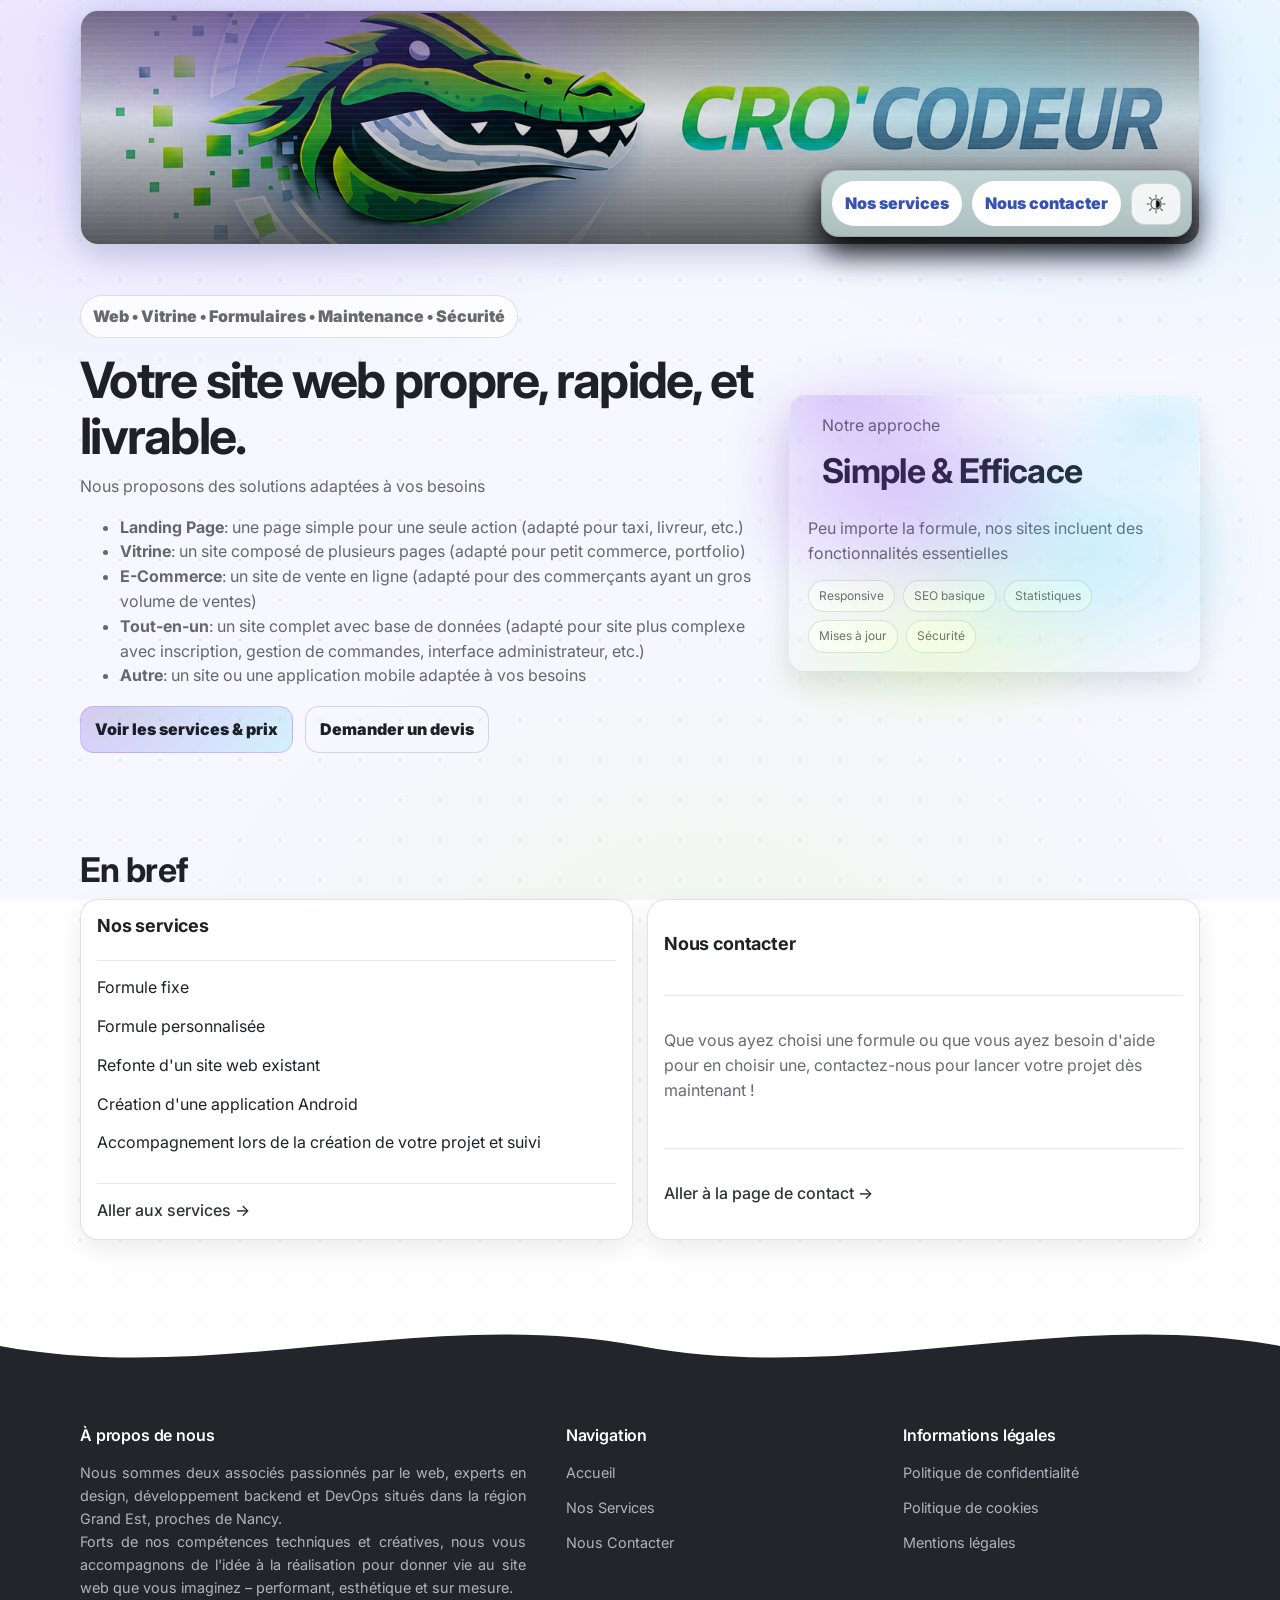
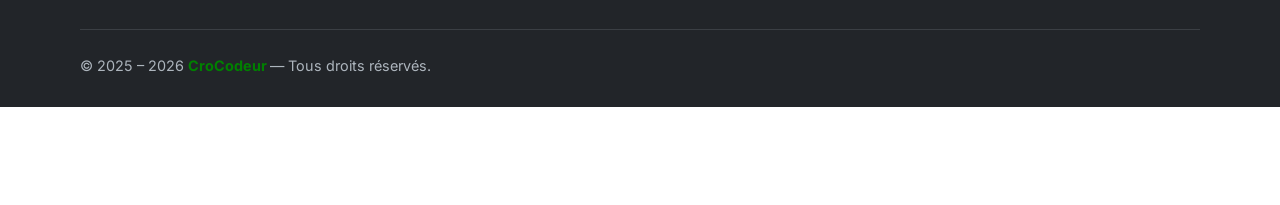
<file: index.html>
<!doctype html>
<html lang="fr" data-theme="dark">

<head>
  <meta charset="utf-8" />
  <meta name="viewport" content="width=device-width,initial-scale=1" />
  <meta name="description"
    content="ETP Dev — Développement web : sites vitrines, formulaires, web apps, maintenance." />
  <title>Accueil — CroCodeur</title>

  <link rel="preconnect" href="https://fonts.gstatic.com" crossorigin>
  <link href="https://fonts.googleapis.com/css2?family=Inter:wght@400;600;700;800&display=swap" rel="stylesheet">
  <link href="https://fonts.googleapis.com/css2?family=Orbitron:wght@600;800&display=swap" rel="stylesheet">

  <link rel="stylesheet" href="css/style.css" />
  <link rel="stylesheet" href="css/index.css" />
  <link rel="stylesheet" href="css/canvas.css" />
</head>

<body>
  <header class="header header--banner">
    <div class="container header__inner">

      <a class="brand brand--banner" href="/" aria-label="Accueil">
        <img id="darkimg" class="brand__banner brand__banner--dark" src="assets/banner.png" alt="Bannière (dark)">
        <img class="brand__banner brand__banner--light" src="assets/light1.png" alt="Bannière (light)">
      </a>

      <button class="burger" id="burger" type="button" aria-label="Ouvrir le menu" aria-expanded="false"
        aria-controls="nav">
        <img src="assets/menuB.png" alt="Menu">
      </button>

      <nav class="nav" id="nav" aria-label="Navigation principale">
        <a class="nav__link" href="/services/">Nos services</a>
        <a class="nav__link" href="/contact/">Nous contacter</a>

        <button class="btn btn--ghost" id="themeBtn" type="button" aria-label="Basculer le thème">
          <img src="assets/icon-theme-dark.png" alt="Thème">
        </button>
      </nav>

    </div>
  </header>

  <main>
    <canvas id="background_canvas"></canvas>

    <section class="hero">
      <div class="container hero__grid">
        <!-- Presentation des solutions -->
        <div class="hero__text">
          <p class="badge">Web • Vitrine • Formulaires • Maintenance • Sécurité</p>
          <h1>Votre site web propre, rapide, et livrable.</h1>
          <p class="lead">
            Nous proposons des solutions adaptées à vos besoins
          </p>
          <ul class="muted">
            <li><b>Landing Page</b>: une page simple pour une seule action (adapté pour taxi, livreur, etc.)</li>
            <li><b>Vitrine</b>: un site composé de plusieurs pages (adapté pour petit commerce, portfolio)</li>
            <li><b>E-Commerce</b>: un site de vente en ligne (adapté pour des commerçants ayant un gros volume de
              ventes)</li>
            <li><b>Tout-en-un</b>: un site complet avec base de données (adapté pour site plus complexe avec
              inscription, gestion de commandes, interface administrateur, etc.) </li>
            <li><b>Autre</b>: un site ou une application mobile adaptée à vos besoins</li>
          </ul>
          <div class="hero__cta">
            <a class="btn btn--primary" href="/services/">Voir les services & prix</a>
            <a class="btn btn--secondary" href="/contact/">Demander un devis</a>
          </div>
        </div>
        <!-- Carte info supplémentaire -->
        <div class="hero__card">
          <div class="card card--glow" data-animate="reveal">
            <div class="card__top">
              <div class="mini-logo" aria-hidden="true">
                <span class="dot dot--blue"></span>
                <span class="dot dot--orange"></span>
                <span class="dot dot--yellow"></span>
              </div>
              <div>
                <p class="muted">Notre approche</p>
                <h2>Simple & Efficace</h2>
              </div>
            </div>

            <div class="card__content">
              <p class="muted">
                Peu importe la formule, nos sites incluent des fonctionnalités essentielles
              </p>

              <div class="pill-row">
                <span class="pill">Responsive</span>
                <span class="pill">SEO basique</span>
                <span class="pill">Statistiques</span>
                <span class="pill">Mises à jour</span>
                <span class="pill">Sécurité</span>
              </div>

              <!-- <div class="divider"></div>
              <div class="card__actions">
                <a class="link" href="projets.html">Voir des exemples →</a>
                <span class="status" id="statusBadge">● Disponible</span>
              </div> -->

            </div>
          </div>
          <div class="glow" aria-hidden="true"></div>
        </div>
      </div>
    </section>

    <section class="section">
      <div class="container">
        <div class="section__head">
          <h2>En bref</h2>
        </div>

        <div class="grid grid--3">
          <!-- Récap services -->
          <article class="tile" data-tilt data-animate="reveal" style="
              display: flex;
              flex-direction: column;
              justify-content: space-evenly;">
            <h3>Nos services</h3>
            <div class="divider"></div>
            <p>Formule fixe</p>
            <p>Formule personnalisée</p>
            <p>Refonte d'un site web existant</p>
            <p>Création d'une application Android</p>
            <p>Accompagnement lors de la création de votre projet et suivi</p>
            <div class="divider"></div>
            <a class="link" href="/services/">Aller aux services →</a>
          </article>

          <!-- <article class="tile" data-tilt data-animate="reveal">
            <h3>Nos projets</h3>
            <p>Liste filtrable + aperçu en modal (JS).</p>
            <a class="link" href="projets.html">Voir les projets →</a>
          </article> -->

          <!-- Nous contacter -->
          <article class="tile" data-tilt data-animate="reveal" style="
              display: flex;
              flex-direction: column;
              justify-content: space-evenly;">
            <h3>Nous contacter</h3>
            <div class="divider"></div>
            <p class="muted">Que vous ayez choisi une formule ou que vous ayez besoin d'aide pour en choisir une,
              contactez-nous pour lancer votre projet dès maintenant !</p>
            <div class="divider"></div>
            <a class="link" href="/contact/">Aller à la page de contact →</a>
          </article>
        </div>

        <!-- Dans CSS modif (2,1fr) en (3,1fr):
        .grid--3{grid-template-columns:repeat(2,1fr)} 
        -->
        <!-- <div class="cta-strip" data-animate="reveal">
          <p><strong>Tu veux aller vite ?</strong> Une landing page propre peut sortir très vite.</p>
          <a class="btn btn--primary" href="contact.html">Lancer le projet</a>
        </div> -->
      </div>
    </section>
  </main>

  <!-- SVG - forme de vague -->
  <div class="footer-divider" aria-hidden="true">
    <svg viewBox="0 0 1440 100" preserveAspectRatio="none">
      <path d="M0,50 C240,90 480,10 720,50 C960,90 1200,10 1440,50 V100 H0 Z"></path>
    </svg>
  </div>

  <footer class="footer-wave" role="contentinfo">
    <div class="container">
      <div class="footer-wave__main-grid">
        <div class="footer-wave__about">
          <h3 class="footer-wave__heading">
            À propos de nous
          </h3>
          <p style="text-align: justify;">
            Nous sommes deux associés passionnés par le web, experts en design, développement backend et
            DevOps situés dans la région Grand Est, proches de Nancy. <br>
            Forts de nos compétences techniques et créatives, nous vous accompagnons de l'idée à la réalisation
            pour donner vie au site web que vous imaginez – performant, esthétique et sur mesure.
          </p>
        </div>
        <div class="footer-wave__links">
          <h3 class="footer-wave__heading">
            Navigation
          </h3>
          <ul>
            <li><a href="/">
                Accueil
              </a></li>
            <li><a href="/services/">
                Nos Services
              </a></li>
            <li><a href="/contact/">
                Nous Contacter
              </a></li>
          </ul>
        </div>
        <div class="footer-wave__links">
          <h3 class="footer-wave__heading">
            Informations légales
          </h3>
          <ul>
            <li><a href="/politique-de-confidentialite/">
                Politique de confidentialité
              </a></li>
            <li><a href="/politique-de-cookies/">
                Politique de cookies
              </a></li>
            <li><a href="/mentions-legales/">
                Mentions légales
              </a></li>
          </ul>
        </div>
      </div>
      <div class="footer-wave__bottom">
        <p class="footer-wave__copyright">
          &copy; 2025 – <span id="year"> </span>
          <b style="color:green"><strong>
              CroCodeur
            </strong></b>
          — Tous droits réservés.
        </p>
      </div>
    </div>
  </footer>

  <script src="js/main.js"></script>
  <script src="js/canvas.js"></script>
</body>

</html>
</file>
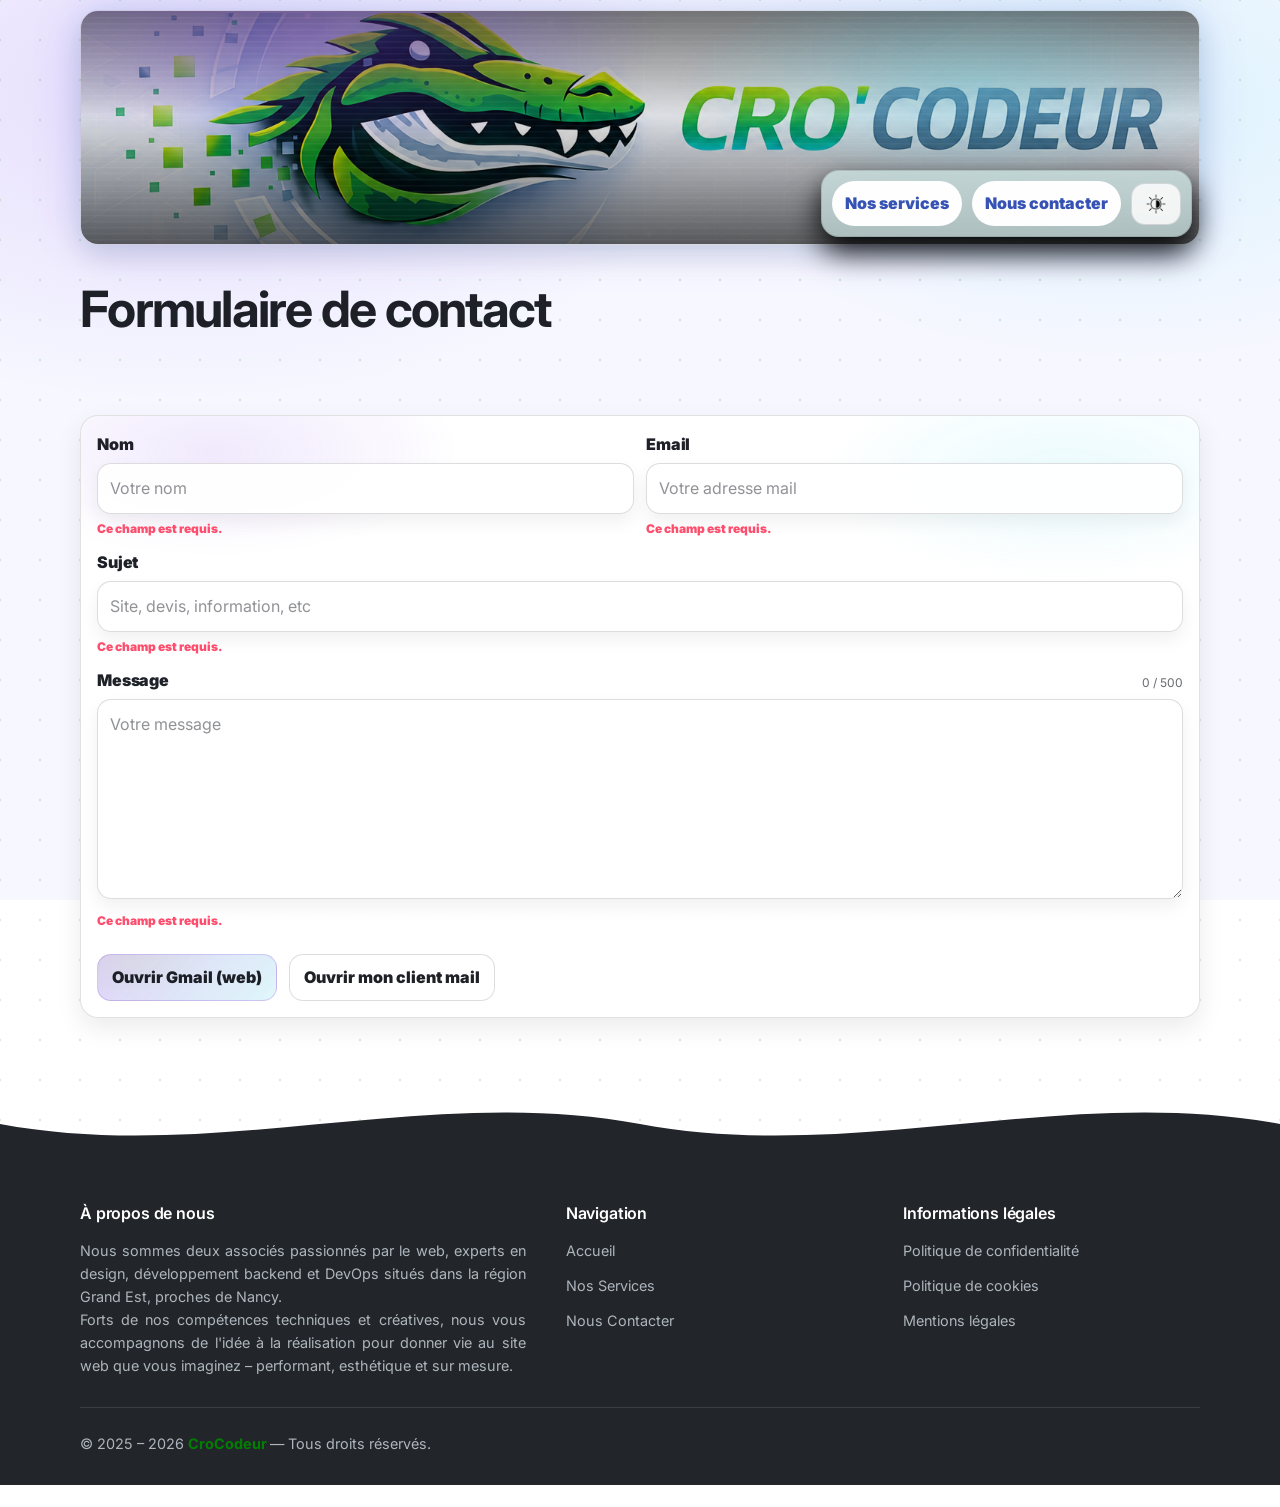
<file: contact/index.html>
<!doctype html>
<html lang="fr" data-theme="dark">

<head>
  <meta charset="utf-8" />
  <meta name="viewport" content="width=device-width,initial-scale=1" />
  <meta name="description" content="Contact ETP Dev : demande de devis, infos projet, message." />
  <title>Contact — CroCodeur</title>

  <link rel="preconnect" href="https://fonts.gstatic.com" crossorigin>
  <link href="https://fonts.googleapis.com/css2?family=Inter:wght@400;600;700;800&display=swap" rel="stylesheet">
  <link href="https://fonts.googleapis.com/css2?family=Orbitron:wght@500;700;800&display=swap" rel="stylesheet">
  <link rel="stylesheet" href="../css/style.css" />
  <link rel="stylesheet" href="../css/contact.css" />
  <link rel="stylesheet" href="../css/canvas.css" />
</head>

<body>
  <header class="header header--banner">
    <div class="container header__inner">

      <a class="brand brand--banner" href="../" aria-label="Accueil">
        <img id="darkimg" class="brand__banner brand__banner--dark" src="../assets/banner.png" alt="Bannière (dark)">
        <img class="brand__banner brand__banner--light" src="../assets/light1.png" alt="Bannière (light)">
      </a>

      <button class="burger" id="burger" type="button" aria-label="Ouvrir le menu" aria-expanded="false"
        aria-controls="nav">
        <img src="../assets/menuB.png" alt="Menu">
      </button>



      <nav class="nav" id="nav" aria-label="Navigation principale">
        <a class="nav__link" href="/services/">Nos services</a>
        <a class="nav__link" href="/contact/">Nous contacter</a>

        <button class="btn btn--ghost" id="themeBtn" type="button" aria-label="Basculer le thème">
          <img src="../assets/icon-theme-dark.png" alt="Thème">
        </button>
      </nav>

    </div>
  </header>

  <main>
    <canvas id="background_canvas"></canvas>

    <section class="page-hero">
      <div class="container">
        <!-- <p class="badge">Formulaire live • Boutons actifs quand c’est OK</p> -->
        <h1>Formulaire de contact</h1>
        <!-- <p class="lead">Explique ton besoin. Même si c’est flou : on le rend clair.</p> -->
      </div>
    </section>

    <section class="section">
      <div class="container">
        <div class="contact-grid">
          <!--<aside class="sidecard" data-animate="reveal">
            <h3>Infos</h3>

            <div class="info-row">
              <span class="info-label">Email</span>

              <a class="info-value link" id="contactEmail"
                 href="mailto:nico54.jeangeorges@gmail.com?subject=Demande%20de%20contact%20-%20ETP%20Dev">
                nico54.jeangeorges@gmail.com
              </a>

              <button class="btn btn--secondary btn--small" type="button" id="copyEmail">Copier</button>

              <a class="btn btn--secondary btn--small"
                 href="mailto:nico54.jeangeorges@gmail.com?subject=Demande%20de%20contact%20-%20ETP%20Dev">
                Envoyer un mail
              </a>
            </div>

            <div class="info-row">
              <span class="info-label">Réponse</span>
              <span class="info-value">Sous 24h</span>
            </div>

            <div class="divider"></div>
            <h3>Pour aller vite</h3>
            <ul class="list">
              <li>Ton activité + objectif</li>
              <li>Pages souhaitées</li>
              <li>Exemples de style</li>
              <li>Délai + budget</li>
            </ul>
          </aside>
          -->

          <form class="form" id="contactForm" novalidate data-animate="reveal">
            <div class="form__row form__row--2">
              <div class="field">
                <label for="name">Nom</label>
                <input id="name" name="name" type="text" placeholder="Votre nom" minlength="2" required />
                <small class="error" data-error-for="name"></small>
              </div>

              <div class="field">
                <label for="email">Email</label>
                <input id="email" name="email" type="email" placeholder="Votre adresse mail" required />
                <small class="error" data-error-for="email"></small>
              </div>
            </div>

            <div class="form__row">
              <div class="field">
                <label for="subject">Sujet</label>
                <input id="subject" name="subject" type="text" placeholder="Site, devis, information, etc" minlength="3"
                  required />
                <small class="error" data-error-for="subject"></small>
              </div>
            </div>

            <div class="form__row">
              <div class="field">
                <div class="field__label-row">
                  <label for="message">Message</label>
                  <span class="muted small" id="charCount">0 / 500</span>
                </div>
                <textarea id="message" name="message" rows="7" maxlength="500" placeholder="Votre message"
                  minlength="10" required></textarea>
                <small class="error" data-error-for="message"></small>
              </div>
            </div>


            <div class="form__actions">
              <div style="display:flex; gap:12px; flex-wrap:wrap; margin-top: 12px;">
                <a class="btn btn--primary" id="sendViaGmail"
                  href="https://mail.google.com/mail/?view=cm&fs=1&to=crocodeur@crocodeur.fr" target="_blank"
                  rel="noopener noreferrer">
                  Ouvrir Gmail (web)
                </a>
                <a class="btn btn--secondary" id="sendViaMailto" href="mailto:crocodeur@crocodeur.fr">
                  Ouvrir mon client mail
                </a>
              </div>

            </div>
          </form>
        </div>
      </div>
    </section>
  </main>

  <!-- SVG - forme de vague -->
  <div class="footer-divider" aria-hidden="true">
    <svg viewBox="0 0 1440 100" preserveAspectRatio="none">
      <path d="M0,50 C240,90 480,10 720,50 C960,90 1200,10 1440,50 V100 H0 Z"></path>
    </svg>
  </div>

  <footer class="footer-wave" role="contentinfo">
    <div class="container">
      <div class="footer-wave__main-grid">
        <div class="footer-wave__about">
          <h3 class="footer-wave__heading">
            À propos de nous
          </h3>
          <p style="text-align: justify;">
            Nous sommes deux associés passionnés par le web, experts en design, développement backend et
            DevOps situés dans la région Grand Est, proches de Nancy. <br>
            Forts de nos compétences techniques et créatives, nous vous accompagnons de l'idée à la réalisation
            pour donner vie au site web que vous imaginez – performant, esthétique et sur mesure.
          </p>
        </div>
        <div class="footer-wave__links">
          <h3 class="footer-wave__heading">
            Navigation
          </h3>
          <ul>
            <li><a href="../">
                Accueil
              </a></li>
            <li><a href="/services/">
                Nos Services
              </a></li>
            <li><a href="/contact/">
                Nous Contacter
              </a></li>
          </ul>
        </div>
        <div class="footer-wave__links">
          <h3 class="footer-wave__heading">
            Informations légales
          </h3>
          <ul>
            <li><a href="/politique-de-confidentialite/">
                Politique de confidentialité
              </a></li>
            <li><a href="/politique-de-cookies/">
                Politique de cookies
              </a></li>
            <li><a href="/mentions-legales/">
                Mentions légales
              </a></li>
          </ul>
        </div>
      </div>
      <div class="footer-wave__bottom">
        <p class="footer-wave__copyright">
          &copy; 2025 – <span id="year"> </span>
          <b style="color:green"><strong>
              CroCodeur
            </strong></b>
          — Tous droits réservés.
        </p>
      </div>
    </div>
  </footer>

  <script src="../js/main.js"></script>
  <script src="../js/canvas.js"></script>
</body>

</html>
</file>
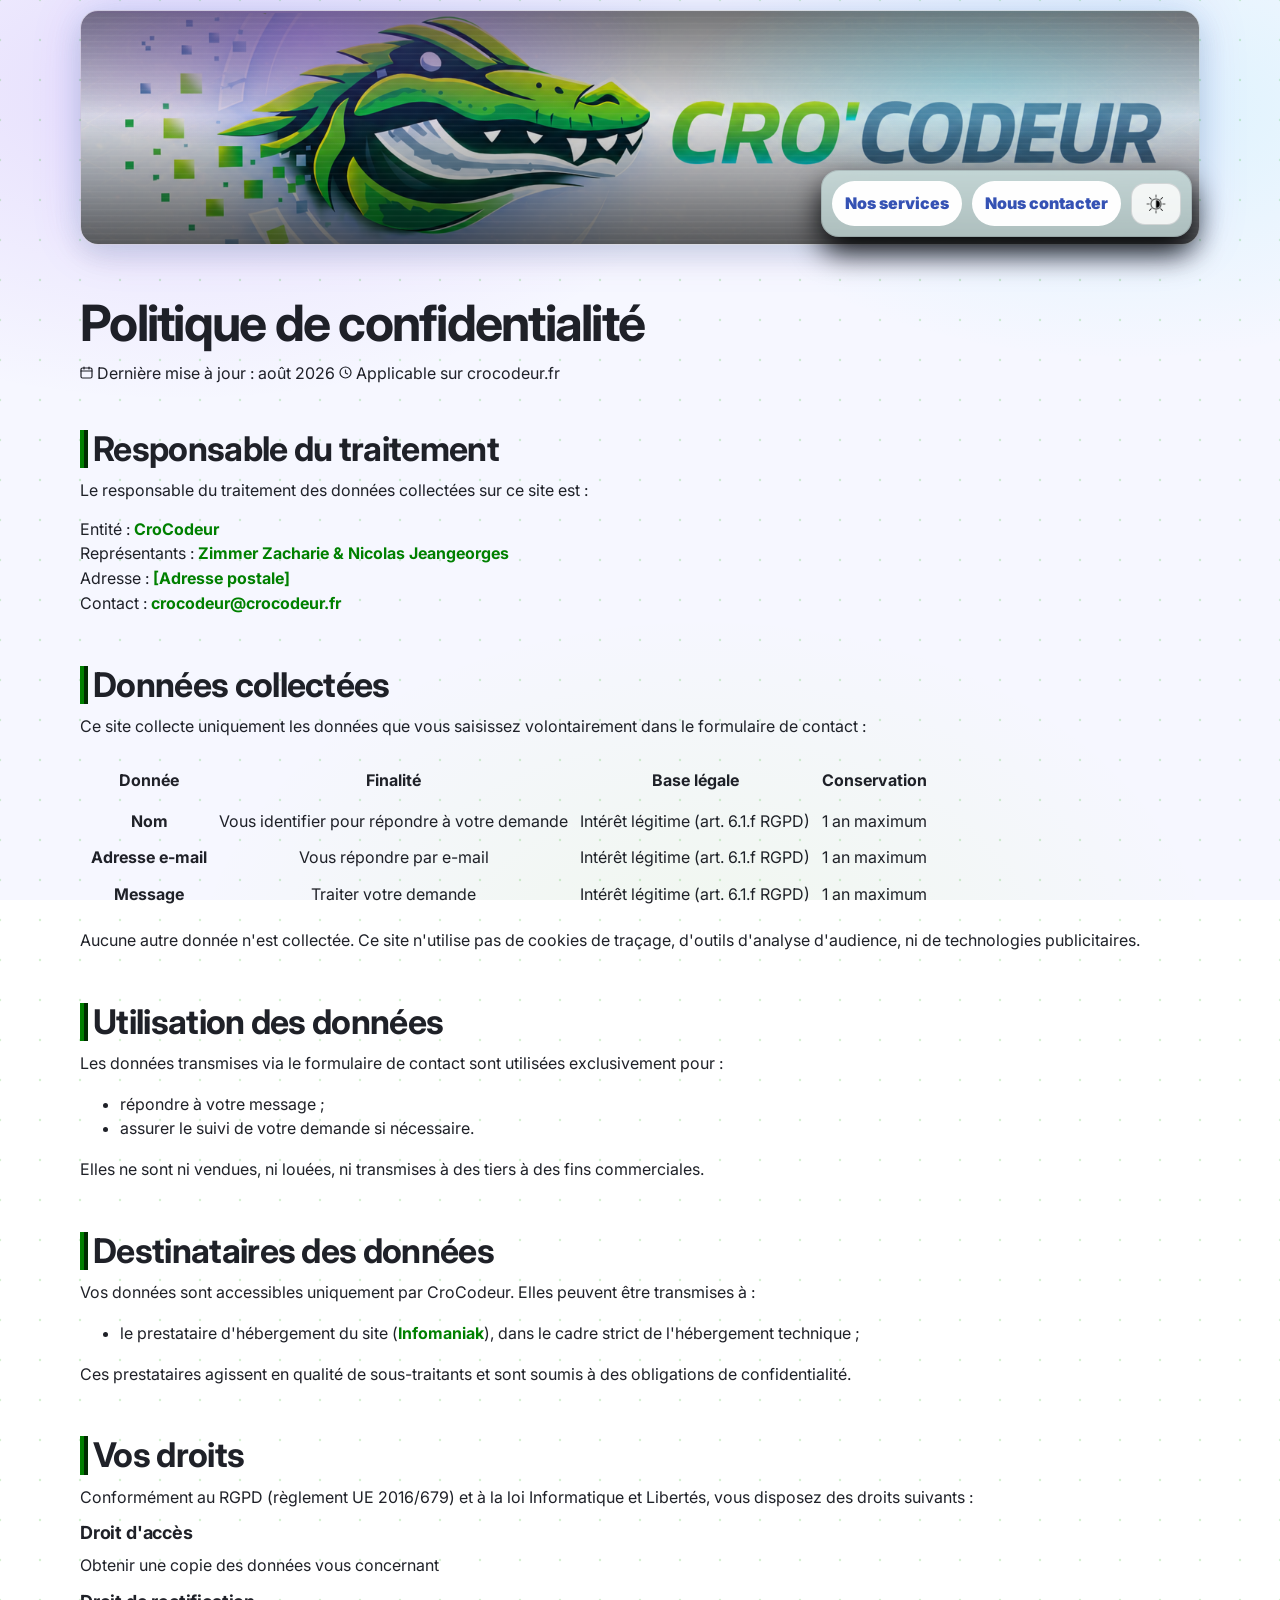
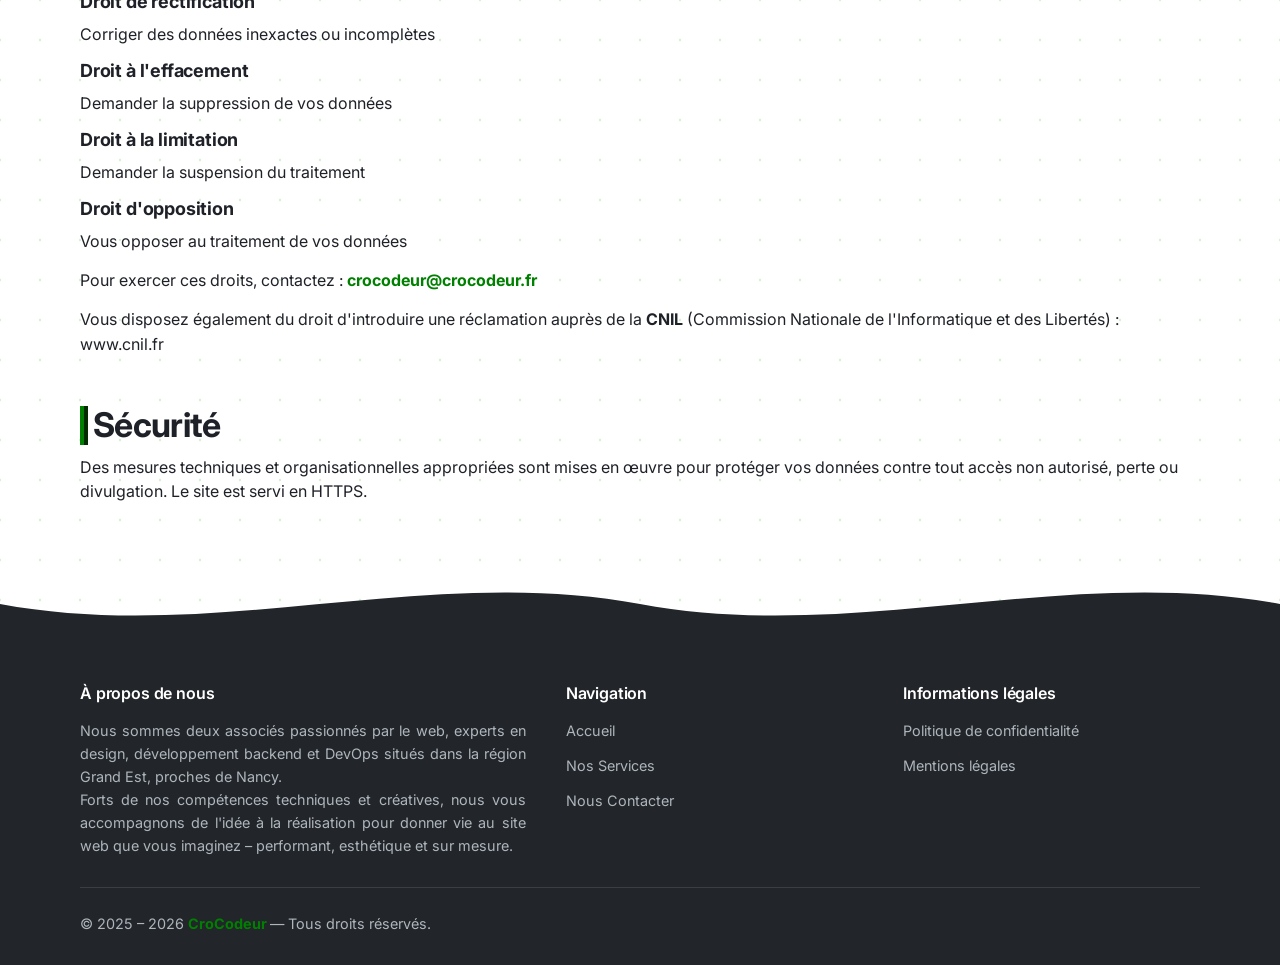
<file: politique-de-confidentialite/index.html>
<!doctype html>
<html lang="fr" data-theme="dark">

<head>
    <meta charset="utf-8" />
    <meta name="viewport" content="width=device-width,initial-scale=1" />
    <meta name="description"
        content="ETP Dev — Développement web : sites vitrines, formulaires, web apps, maintenance." />
    <title>Politique de confidentialité — CroCodeur</title>

    <link rel="preconnect" href="https://fonts.gstatic.com" crossorigin>
    <link href="https://fonts.googleapis.com/css2?family=Inter:wght@400;600;700;800&display=swap" rel="stylesheet">
    <link href="https://fonts.googleapis.com/css2?family=Orbitron:wght@600;800&display=swap" rel="stylesheet">

    <link rel="stylesheet" href="../css/style.css" />
    <link rel="stylesheet" href="../css/index.css" />
    <link rel="stylesheet" href="../css/canvas.css" />
</head>

<body>
    <header class="header header--banner">
        <div class="container header__inner">
            <a class="brand brand--banner" href="../" aria-label="Accueil">
                <img id="darkimg" class="brand__banner brand__banner--dark" src="../assets/banner.png"
                    alt="Bannière (dark)">
                <img class="brand__banner brand__banner--light" src="../assets/light.png" alt="Bannière (light)">
            </a>
            <button class="burger" id="burger" type="button" aria-label="Ouvrir le menu" aria-expanded="false"
                aria-controls="nav">
                <img src="../assets/menuB.png" alt="Menu">
            </button>
            <nav class="nav" id="nav" aria-label="Navigation principale">
                <a class="nav__link" href="/services/">Nos services</a>
                <!-- <a class="nav__link" href="projets.html">Nos projets</a> -->
                <a class="nav__link" href="/contact/">Nous contacter</a>
                <button class="btn btn--ghost" id="themeBtn" type="button" aria-label="Basculer le thème">
                    <img src="../assets/icon-theme-dark.png" alt="Thème">
                </button>
            </nav>
        </div>
    </header>

    <main>
        <canvas id="background_canvas"></canvas>

        <div class="container">
            <div class="hero" style="margin-bottom: 20px;">
                <h1>Politique de confidentialité</h1>
                <div class="hero-meta">
                    <span>
                        <svg width="13" height="13" viewBox="0 0 13 13" fill="none">
                            <rect x="1" y="2" width="11" height="10" rx="1.5" stroke="currentColor"
                                stroke-width="1.2" />
                            <path d="M1 5h11M4 1v2M9 1v2" stroke="currentColor" stroke-width="1.2"
                                stroke-linecap="round" />
                        </svg>
                        Dernière mise à jour : août 2026
                    </span>
                    <span>
                        <svg width="13" height="13" viewBox="0 0 13 13" fill="none">
                            <circle cx="6.5" cy="6.5" r="5.5" stroke="currentColor" stroke-width="1.2" />
                            <path d="M6.5 4v3l2 1" stroke="currentColor" stroke-width="1.2" stroke-linecap="round" />
                        </svg>
                        Applicable sur crocodeur.fr
                    </span>
                </div>
            </div>

            <section class="pdc_section">
                <h2 class="pdc_h2">Responsable du traitement</h2>
                <p>Le responsable du traitement des données collectées sur ce site est :</p>
                <div>
                    <div>Entité :<b style="color:green"><strong> CroCodeur</strong></b></div>
                    <div>Représentants : <b style="color:green">Zimmer Zacharie & Nicolas Jeangeorges</b></div>
                    <div>Adresse : <b style="color:green">[Adresse postale]</b></div>
                    <div>Contact : <b style="color:green">crocodeur@crocodeur.fr</b></div>
                </div>
            </section>

            <section class="pdc_section">
                <h2 class="pdc_h2">Données collectées</h2>
                <p>Ce site collecte uniquement les données que vous saisissez volontairement dans le formulaire de
                    contact :</p>
                <div style="margin-bottom: 10px">
                    <table style="text-align: center; border-spacing: 10px;">
                        <thead>
                            <tr>
                                <th style="padding: 5px;">Donnée</th>
                                <th>Finalité</th>
                                <th>Base légale</th>
                                <th>Conservation</th>
                            </tr>
                        </thead>
                        <tbody>
                            <tr>
                                <td><strong>Nom</strong></td>
                                <td>Vous identifier pour répondre à votre demande</td>
                                <td>Intérêt légitime (art. 6.1.f RGPD)</td>
                                <td>1 an maximum</td>
                            </tr>
                            <tr>
                                <td><strong>Adresse e-mail</strong></td>
                                <td>Vous répondre par e-mail</td>
                                <td>Intérêt légitime (art. 6.1.f RGPD)</td>
                                <td>1 an maximum</td>
                            </tr>
                            <tr>
                                <td><strong>Message</strong></td>
                                <td>Traiter votre demande</td>
                                <td>Intérêt légitime (art. 6.1.f RGPD)</td>
                                <td>1 an maximum</td>
                            </tr>
                        </tbody>
                    </table>
                </div>
                <p>Aucune autre donnée n'est collectée. Ce site n'utilise pas de cookies de traçage, d'outils d'analyse
                    d'audience, ni de technologies publicitaires.</p>
            </section>

            <section class="pdc_section">
                <h2 class="pdc_h2">Utilisation des données</h2>
                <p>Les données transmises via le formulaire de contact sont utilisées exclusivement pour :</p>
                <ul>
                    <li>répondre à votre message ;</li>
                    <li>assurer le suivi de votre demande si nécessaire.</li>
                </ul>
                <p>Elles ne sont ni vendues, ni louées, ni transmises à des tiers à des fins commerciales.</p>
            </section>

            <section class="pdc_section">
                <h2 class="pdc_h2">Destinataires des données</h2>
                <p>Vos données sont accessibles uniquement par CroCodeur. Elles peuvent être transmises à :</p>
                <ul>
                    <li>le prestataire d'hébergement du site (<b style="color:green">Infomaniak</b>),
                        dans le cadre strict de l'hébergement technique ;</li>
                </ul>
                <p>Ces prestataires agissent en qualité de sous-traitants et sont soumis à des obligations de
                    confidentialité.</p>
            </section>

            <section class="pdc_section">
                <h2 class="pdc_h2">Vos droits</h2>
                <p>Conformément au RGPD (règlement UE 2016/679) et à la loi Informatique et Libertés, vous disposez des
                    droits suivants :</p>
                <div>
                    <div>
                        <h3>Droit d'accès</h3>
                        <p>Obtenir une copie des données vous concernant</p>
                    </div>
                    <div>
                        <h3>Droit de rectification</h3>
                        <p>Corriger des données inexactes ou incomplètes</p>
                    </div>
                    <div>
                        <h3>Droit à l'effacement</h3>
                        <p>Demander la suppression de vos données</p>
                    </div>
                    <div>
                        <h3>Droit à la limitation</h3>
                        <p>Demander la suspension du traitement</p>
                    </div>
                    <div>
                        <h3>Droit d'opposition</h3>
                        <p>Vous opposer au traitement de vos données</p>
                    </div>
                </div>
                <p>Pour exercer ces droits, contactez : <b style="color:green">crocodeur@crocodeur.fr</b></p>
                <div class="info-block">
                    <p>Vous disposez également du droit d'introduire une réclamation auprès de la <strong>CNIL</strong>
                        (Commission Nationale de l'Informatique et des Libertés) : <a href="https://www.cnil.fr"
                            target="_blank" rel="noopener">www.cnil.fr</a></p>
                </div>
            </section>

            <section class="pdc_section">
                <h2 class="pdc_h2">Sécurité</h2>
                <p>Des mesures techniques et organisationnelles appropriées sont mises en œuvre pour protéger vos
                    données contre tout accès non autorisé, perte ou divulgation. Le site est servi en HTTPS.</p>
            </section>
        </div>
    </main>

    <!-- SVG - forme de vague -->
    <div class="footer-divider" aria-hidden="true">
        <svg viewBox="0 0 1440 100" preserveAspectRatio="none">
            <path d="M0,50 C240,90 480,10 720,50 C960,90 1200,10 1440,50 V100 H0 Z"></path>
        </svg>
    </div>

    <footer class="footer-wave" role="contentinfo">
        <div class="container">
            <div class="footer-wave__main-grid">
                <div class="footer-wave__about">
                    <h3 class="footer-wave__heading">
                        À propos de nous
                    </h3>
                    <p style="text-align: justify;">
                        Nous sommes deux associés passionnés par le web, experts en design, développement backend et
                        DevOps situés dans la région Grand Est, proches de Nancy. <br>
                        Forts de nos compétences techniques et créatives, nous vous accompagnons de l'idée à la réalisation
                        pour donner vie au site web que vous imaginez – performant, esthétique et sur mesure.
                    </p>
                </div>
                <div class="footer-wave__links">
                    <h3 class="footer-wave__heading">
                        Navigation
                    </h3>
                    <ul>
                        <li><a href="../">
                                Accueil
                            </a></li>
                        <li><a href="/services/">
                                Nos Services
                            </a></li>
                        <li><a href="/contact/">
                                Nous Contacter
                            </a></li>
                    </ul>
                </div>
                <div class="footer-wave__links">
                    <h3 class="footer-wave__heading">
                        Informations légales
                    </h3>
                    <ul>
                        <li><a href="/politique-de-confidentialite/">
                                Politique de confidentialité
                            </a></li>
                        <li><a href="/mentions-legales/">
                                Mentions légales
                            </a></li>
                        <!-- <li><a href="cgv.html">
              Conditions générales de vente
            </a></li>
            <li><a href="politique-cookies.html">
              Politique de cookies
            </a></li> -->
                    </ul>
                </div>
            </div>
            <div class="footer-wave__bottom">
                <p class="footer-wave__copyright">
                    &copy; 2025 – <span id="year"> </span>
                    <b style="color:green"><strong>
                            CroCodeur
                        </strong></b>
                    — Tous droits réservés.
                </p>
            </div>
        </div>
    </footer>

    <script src="../js/main.js"></script>
    <script src="../js/canvas.js"></script>

    <style>
        .pdc_section {
            margin-bottom: 50px;
        }

        .pdc_h2 {
            border-left: 0.5rem ridge;
            border-left-color: green;
            padding-left: 5px;
        }
    </style>
</body>

</html>
</file>
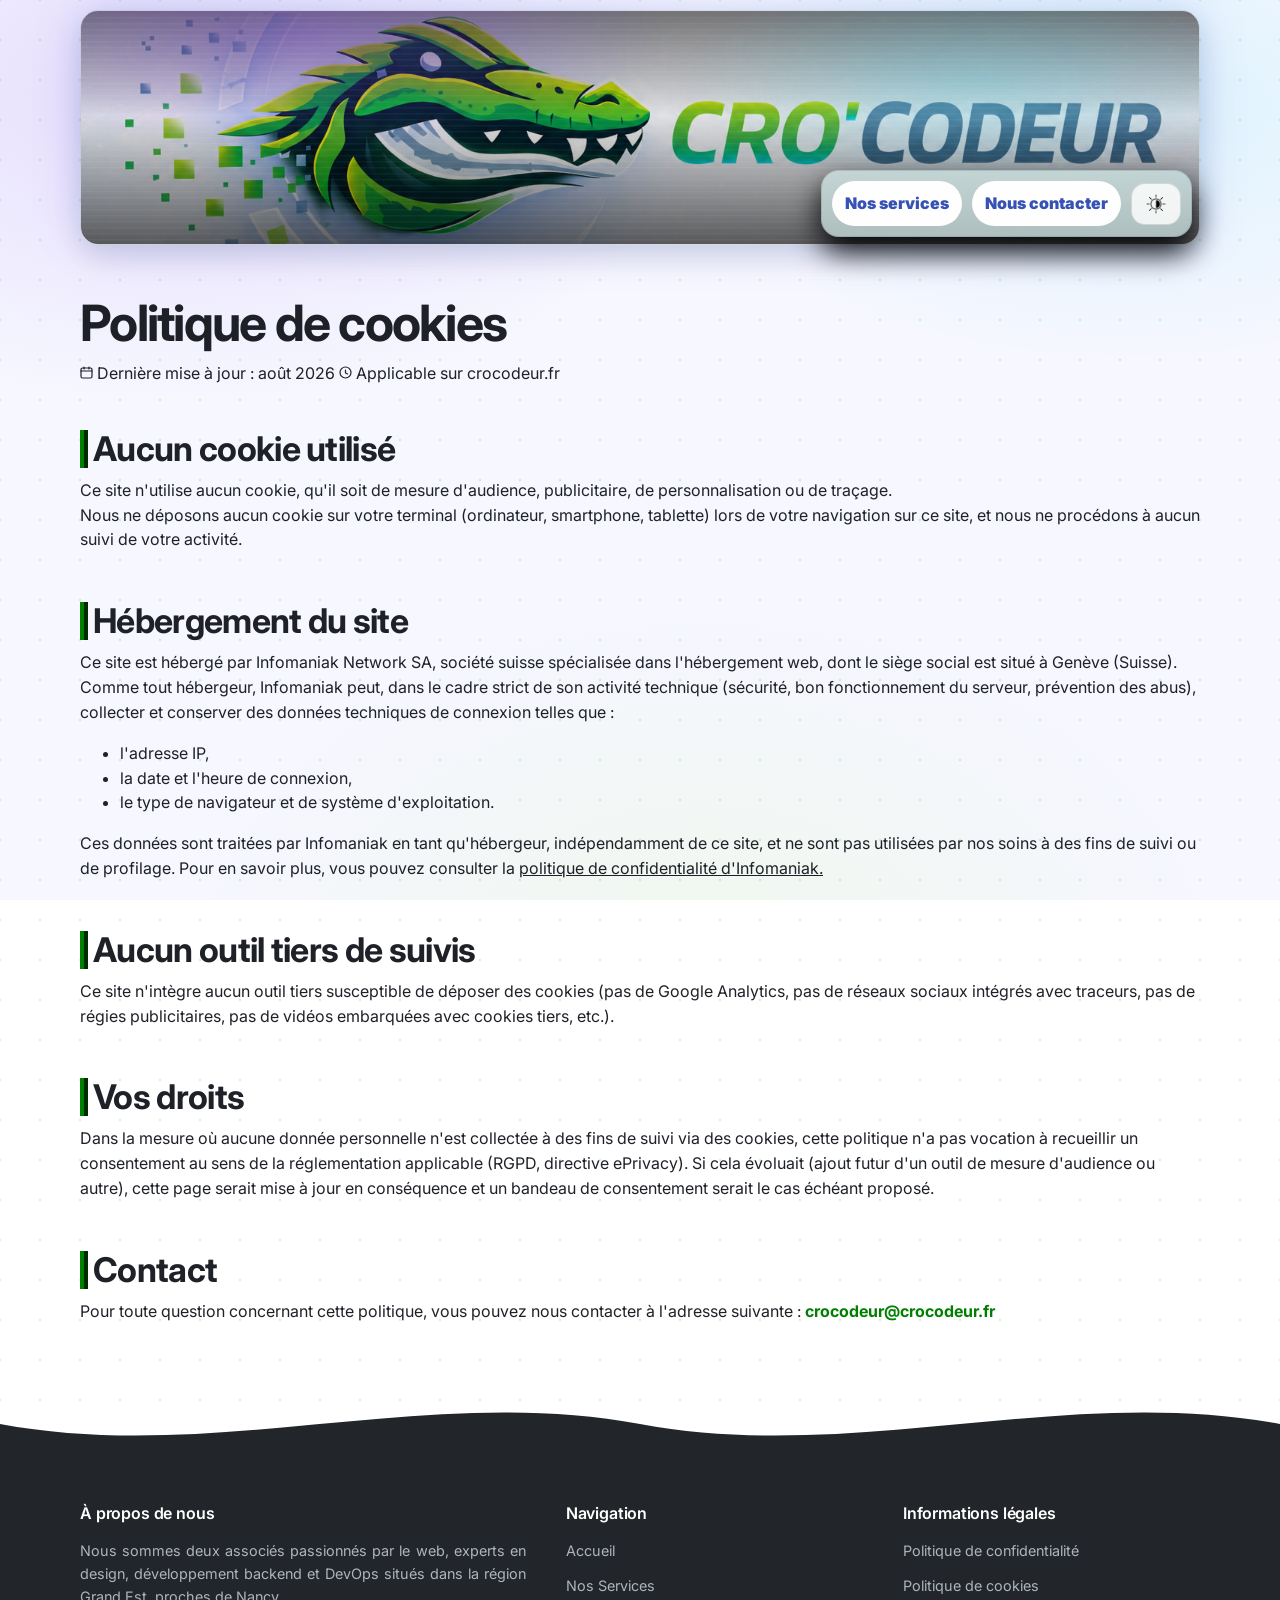
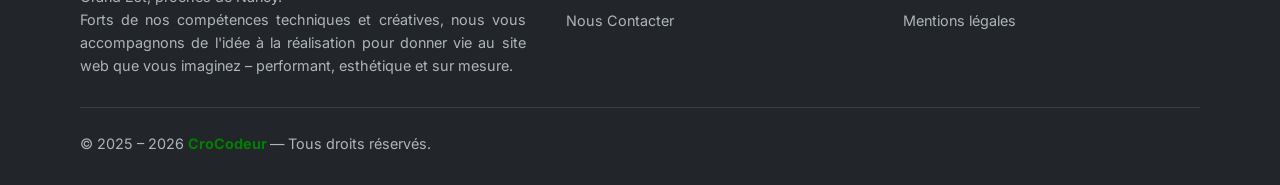
<file: politique-de-cookies/index.html>
<!doctype html>
<html lang="fr" data-theme="dark">

<head>
    <meta charset="utf-8" />
    <meta name="viewport" content="width=device-width,initial-scale=1" />
    <meta name="description"
        content="ETP Dev — Développement web : sites vitrines, formulaires, web apps, maintenance." />
    <title>Politique de confidentialité — CroCodeur</title>

    <link rel="preconnect" href="https://fonts.gstatic.com" crossorigin>
    <link href="https://fonts.googleapis.com/css2?family=Inter:wght@400;600;700;800&display=swap" rel="stylesheet">
    <link href="https://fonts.googleapis.com/css2?family=Orbitron:wght@600;800&display=swap" rel="stylesheet">

    <link rel="stylesheet" href="../css/style.css" />
    <link rel="stylesheet" href="../css/index.css" />
    <link rel="stylesheet" href="../css/canvas.css" />
</head>

<body>
    <header class="header header--banner">
        <div class="container header__inner">
            <a class="brand brand--banner" href="../" aria-label="Accueil">
                <img id="darkimg" class="brand__banner brand__banner--dark" src="../assets/banner.png"
                    alt="Bannière (dark)">
                <img class="brand__banner brand__banner--light" src="../assets/light.png" alt="Bannière (light)">
            </a>
            <button class="burger" id="burger" type="button" aria-label="Ouvrir le menu" aria-expanded="false"
                aria-controls="nav">
                <img src="../assets/menuB.png" alt="Menu">
            </button>
            <nav class="nav" id="nav" aria-label="Navigation principale">
                <a class="nav__link" href="/services/">Nos services</a>
                <!-- <a class="nav__link" href="projets.html">Nos projets</a> -->
                <a class="nav__link" href="/contact/">Nous contacter</a>
                <button class="btn btn--ghost" id="themeBtn" type="button" aria-label="Basculer le thème">
                    <img src="../assets/icon-theme-dark.png" alt="Thème">
                </button>
            </nav>
        </div>
    </header>

    <main>
        <canvas id="background_canvas"></canvas>

        <div class="container">
            <div class="hero" style="margin-bottom: 20px;">
                <h1>Politique de cookies</h1>
                <div class="hero-meta">
                    <span>
                        <svg width="13" height="13" viewBox="0 0 13 13" fill="none">
                            <rect x="1" y="2" width="11" height="10" rx="1.5" stroke="currentColor"
                                stroke-width="1.2" />
                            <path d="M1 5h11M4 1v2M9 1v2" stroke="currentColor" stroke-width="1.2"
                                stroke-linecap="round" />
                        </svg>
                        Dernière mise à jour : août 2026
                    </span>
                    <span>
                        <svg width="13" height="13" viewBox="0 0 13 13" fill="none">
                            <circle cx="6.5" cy="6.5" r="5.5" stroke="currentColor" stroke-width="1.2" />
                            <path d="M6.5 4v3l2 1" stroke="currentColor" stroke-width="1.2" stroke-linecap="round" />
                        </svg>
                        Applicable sur crocodeur.fr
                    </span>
                </div>
            </div>


            <section class="pdc_section">
                <h2 class="pdc_h2">Aucun cookie utilisé</h2>
                <div>Ce site n'utilise aucun cookie, qu'il soit de mesure d'audience, publicitaire, de personnalisation
                    ou de traçage.</div>
                <div>Nous ne déposons aucun cookie sur votre terminal (ordinateur, smartphone, tablette) lors de votre
                    navigation sur ce site, et nous ne procédons à aucun suivi de votre activité.</div>
            </section>

            <section class="pdc_section">
                <h2 class="pdc_h2">Hébergement du site</h2>
                <div>Ce site est hébergé par Infomaniak Network SA, société suisse spécialisée dans l'hébergement web,
                    dont le siège social est situé à Genève (Suisse).</div>
                <div>Comme tout hébergeur, Infomaniak peut, dans le cadre strict de son activité technique (sécurité,
                    bon fonctionnement du serveur, prévention des abus), collecter et conserver des données techniques
                    de connexion telles que :</div>
                <ul>
                    <li>l'adresse IP,</li>
                    <li>la date et l'heure de connexion,</li>
                    <li>le type de navigateur et de système d'exploitation.</li>
                </ul>
                <div>
                    Ces données sont traitées par Infomaniak en tant qu'hébergeur, indépendamment de ce site,
                    et ne sont pas utilisées par nos soins à des fins de suivi ou de profilage. Pour en savoir plus,
                    vous pouvez consulter la <u><a
                            href="https://www.infomaniak.com/fr/cgv/politique-de-confidentialite">politique de
                            confidentialité d'Infomaniak.</a></u>
                </div>
            </section>

            <section class="pdc_section">
                <h2 class="pdc_h2">Aucun outil tiers de suivis</h2>
                <div>Ce site n'intègre aucun outil tiers susceptible de déposer des cookies (pas de Google Analytics,
                    pas de réseaux sociaux intégrés avec traceurs, pas de régies publicitaires, pas de vidéos embarquées
                    avec cookies tiers, etc.).</div>
            </section>

            <section class="pdc_section">
                <h2 class="pdc_h2">Vos droits</h2>
                <div>Dans la mesure où aucune donnée personnelle n'est collectée à des fins de suivi via des cookies, cette politique n'a pas vocation à recueillir un consentement au sens de la réglementation applicable (RGPD, directive ePrivacy). Si cela évoluait (ajout futur d'un outil de mesure d'audience ou autre), cette page serait mise à jour en conséquence et un bandeau de consentement serait le cas échéant proposé.</div>
            </section>

            <section class="pdc_section">
                <h2 class="pdc_h2">Contact</h2>
                <div>Pour toute question concernant cette politique, vous pouvez nous contacter à l'adresse suivante : <b style="color:green">crocodeur@crocodeur.fr</b></div>
            </section>


        </div>
    </main>

    <!-- SVG - forme de vague -->
    <div class="footer-divider" aria-hidden="true">
        <svg viewBox="0 0 1440 100" preserveAspectRatio="none">
            <path d="M0,50 C240,90 480,10 720,50 C960,90 1200,10 1440,50 V100 H0 Z"></path>
        </svg>
    </div>

    <footer class="footer-wave" role="contentinfo">
        <div class="container">
            <div class="footer-wave__main-grid">
                <div class="footer-wave__about">
                    <h3 class="footer-wave__heading">
                        À propos de nous
                    </h3>
                    <p style="text-align: justify;">
                        Nous sommes deux associés passionnés par le web, experts en design, développement backend et
                        DevOps situés dans la région Grand Est, proches de Nancy. <br>
                        Forts de nos compétences techniques et créatives, nous vous accompagnons de l'idée à la
                        réalisation
                        pour donner vie au site web que vous imaginez – performant, esthétique et sur mesure.
                    </p>
                </div>
                <div class="footer-wave__links">
                    <h3 class="footer-wave__heading">
                        Navigation
                    </h3>
                    <ul>
                        <li><a href="../">
                                Accueil
                            </a></li>
                        <li><a href="/services/">
                                Nos Services
                            </a></li>
                        <li><a href="/contact/">
                                Nous Contacter
                            </a></li>
                    </ul>
                </div>
                <div class="footer-wave__links">
                    <h3 class="footer-wave__heading">
                        Informations légales
                    </h3>
                    <ul>
                        <li><a href="/politique-de-confidentialite/">
                                Politique de confidentialité
                            </a></li>
                        <li><a href="/politique-de-cookies/">
                                Politique de cookies
                            </a></li>
                        <li><a href="/mentions-legales/">
                                Mentions légales
                            </a></li>                  
                    </ul>
                </div>
            </div>
            <div class="footer-wave__bottom">
                <p class="footer-wave__copyright">
                    &copy; 2025 – <span id="year"> </span>
                    <b style="color:green"><strong>
                            CroCodeur
                        </strong></b>
                    — Tous droits réservés.
                </p>
            </div>
        </div>
    </footer>

    <script src="../js/main.js"></script>
    <script src="../js/canvas.js"></script>

    <style>
        .pdc_section {
            margin-bottom: 50px;
        }

        .pdc_h2 {
            border-left: 0.5rem ridge;
            border-left-color: green;
            padding-left: 5px;
        }
    </style>
</body>

</html>
</file>
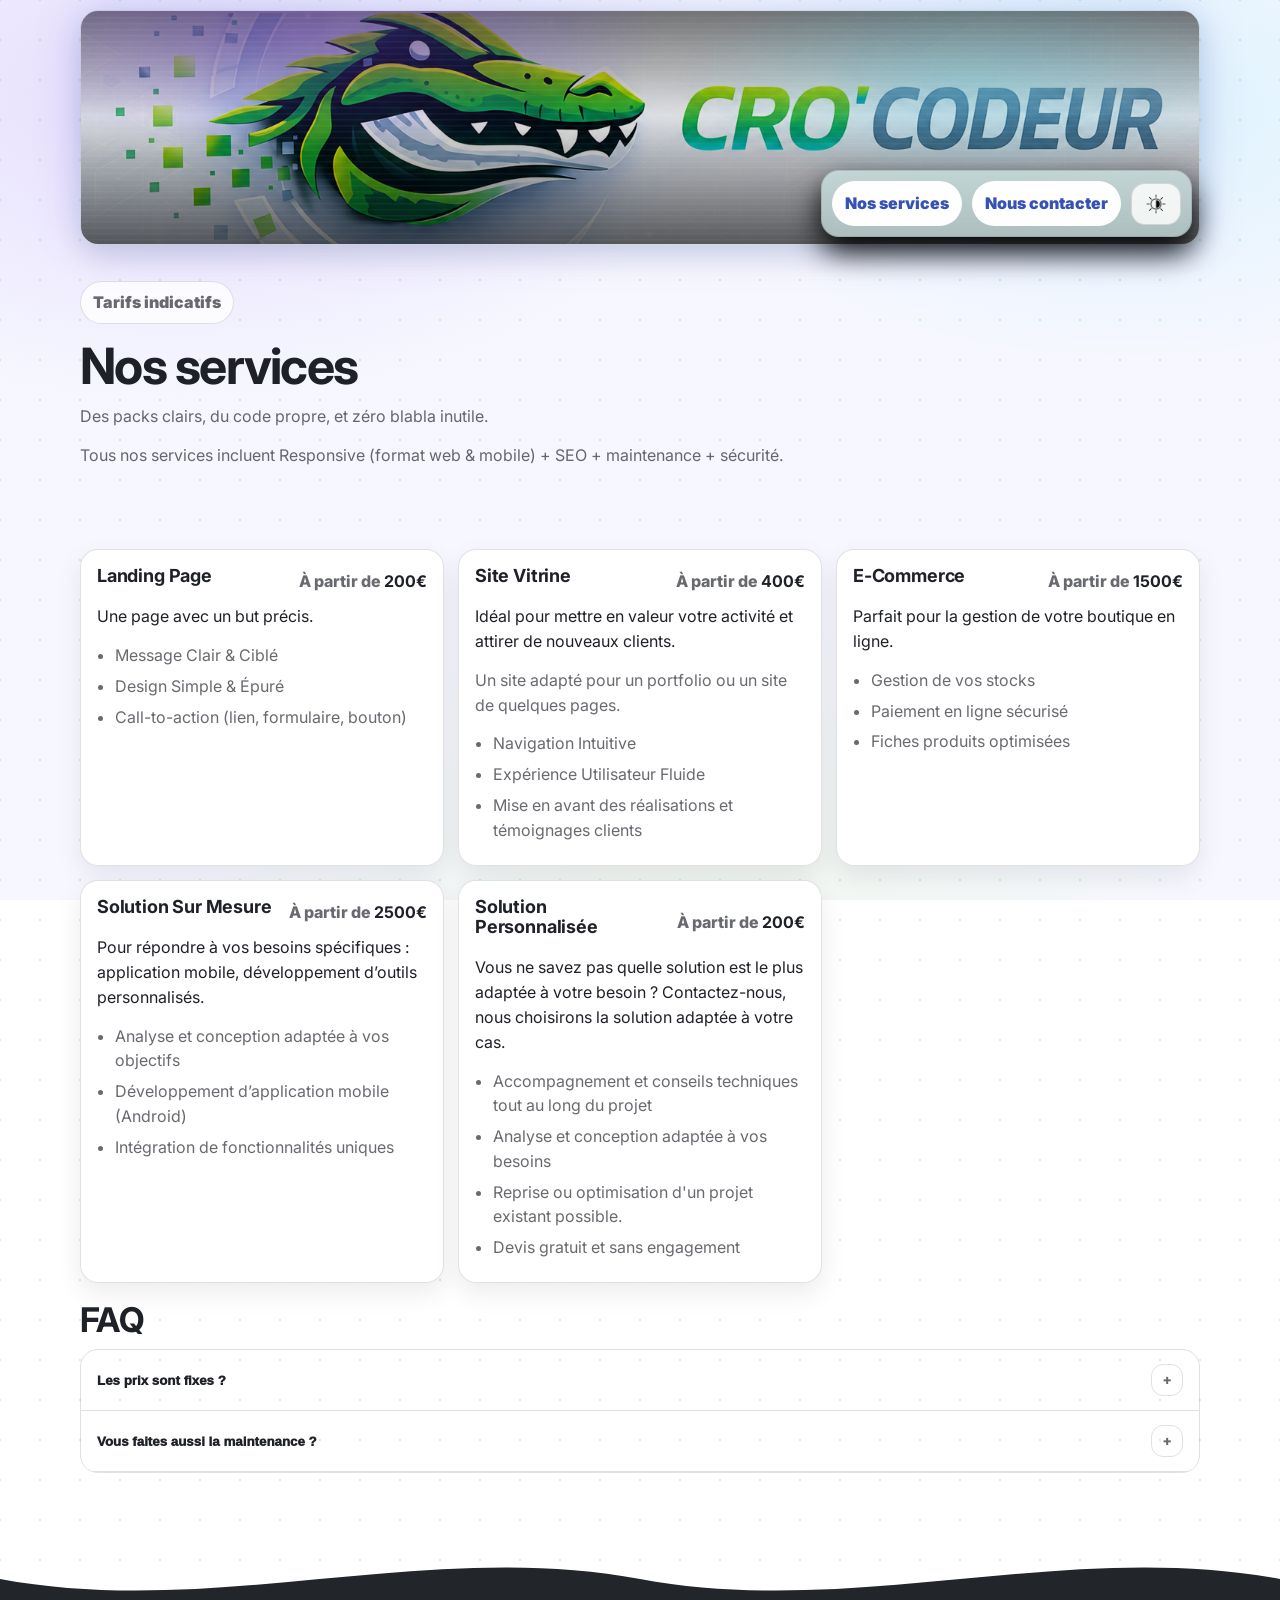
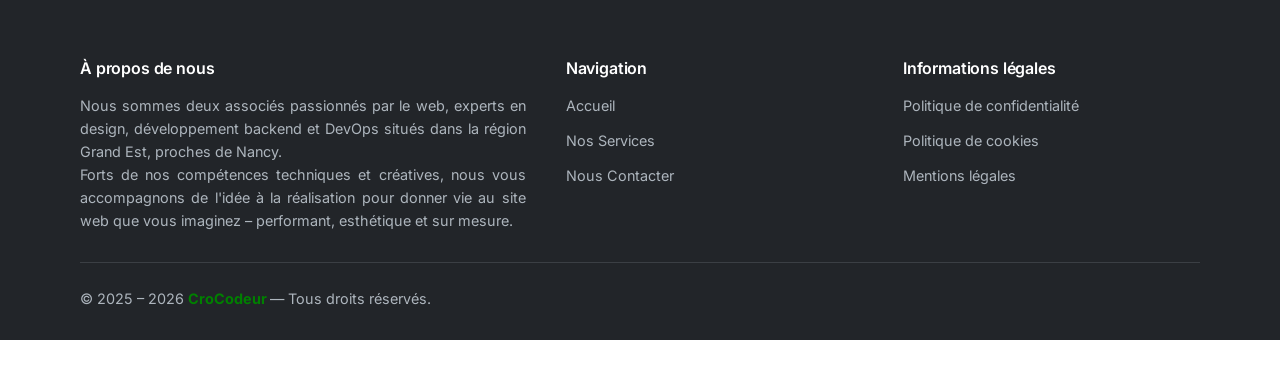
<file: services/index.html>
<!doctype html>
<html lang="fr" data-theme="dark">

<head>
  <meta charset="utf-8" />
  <meta name="viewport" content="width=device-width,initial-scale=1" />
  <meta name="description" content="Nos services dev web : formulaire, landing page, site vitrine, SEO, maintenance." />
  <title>Nos services — CroCodeur</title>

  <link rel="preconnect" href="https://fonts.gstatic.com" crossorigin>
  <link href="https://fonts.googleapis.com/css2?family=Inter:wght@400;600;700;800&display=swap" rel="stylesheet">
  <link href="https://fonts.googleapis.com/css2?family=Orbitron:wght@600;800&display=swap" rel="stylesheet">
  <link rel="stylesheet" href="../css/style.css" />
  <link rel="stylesheet" href="../css/services.css" />
  <link rel="stylesheet" href="../css/canvas.css" />
</head>

<body>
  <header class="header header--banner">
    <div class="container header__inner">

      <a class="brand brand--banner" href="../" aria-label="Accueil">
        <img id="darkimg" class="brand__banner brand__banner--dark" src="../assets/banner.png" alt="Bannière (dark)">
        <img class="brand__banner brand__banner--light" src="../assets/light1.png" alt="Bannière (light)">
      </a>

      <button class="burger" id="burger" type="button" aria-label="Ouvrir le menu" aria-expanded="false"
        aria-controls="nav">
        <span></span><span></span><span></span>
      </button>

      <nav class="nav" id="nav" aria-label="Navigation principale">
        <a class="nav__link" href="/services/">Nos services</a>
        <a class="nav__link" href="/contact/">Nous contacter</a>

        <button class="btn btn--ghost" id="themeBtn" type="button" aria-label="Basculer le thème">
          <img src="../assets/icon-theme-dark.png" alt="Thème">
        </button>
      </nav>

    </div>
  </header>

  <main>
    <canvas id="background_canvas"></canvas>

    <section class="page-hero">
      <div class="container">
        <p class="badge">Tarifs indicatifs</p>
        <h1>Nos services</h1>
        <p class="lead">
          Des packs clairs, du code propre, et zéro blabla inutile.
        </p>
        <p class="lead">
          Tous nos services incluent Responsive (format web & mobile) + SEO + maintenance + sécurité.
        </p>
      </div>
    </section>

    <section class="section">
      <div class="container">
        <div class="grid grid--3">
          <article class="service-card" data-tilt data-animate="reveal" data-price="200">
            <div class="service-card__top">
              <h3>Landing Page</h3>
              <span class="price">À partir de <strong>200€</strong></span>
            </div>
            <p class="">Une page avec un but précis.</p>
            <ul class="list">
              <li>Message Clair & Ciblé</li>
              <li>Design Simple & Épuré</li>
              <li>Call-to-action (lien, formulaire, bouton)</li>
            </ul>
          </article>

          <article class="service-card" data-tilt data-animate="reveal" data-price="400">
            <div class="service-card__top">
              <h3>Site Vitrine</h3>
              <span class="price">À partir de <strong>400€</strong></span>
            </div>
            <p>Idéal pour mettre en valeur votre activité et attirer de nouveaux clients.</p>
            <p class="muted">Un site adapté pour un portfolio ou un site de quelques pages.</p>
            <ul class="list">
              <li>Navigation Intuitive</li>
              <li>Expérience Utilisateur Fluide</li>
              <li>Mise en avant des réalisations et témoignages clients</li>
            </ul>
          </article>

          <article class="service-card" data-tilt data-animate="reveal" data-price="1500">
            <div class="service-card__top">
              <h3>E-Commerce</h3>
              <span class="price">À partir de <strong>1500€</strong></span>
            </div>
            <p class="">Parfait pour la gestion de votre boutique en ligne.</p>
            <p class="muted"></p>
            <ul class="list">
              <li>Gestion de vos stocks</li>
              <li>Paiement en ligne sécurisé</li>
              <li>Fiches produits optimisées</li>
            </ul>
          </article>

          <article class="service-card" data-tilt data-animate="reveal" data-price="2500">
            <div class="service-card__top">
              <h3>Solution Sur Mesure</h3>
              <span class="price">À partir de <strong>2500€</strong></span>
            </div>
            <p>Pour répondre à vos besoins spécifiques : application mobile, développement d’outils personnalisés.</p>
            <p class="muted"></p>
            <ul class="list">
              <li>Analyse et conception adaptée à vos objectifs</li>
              <li>Développement d’application mobile (Android)</li>
              <li>Intégration de fonctionnalités uniques</li>
            </ul>
          </article>

          <article class="service-card" data-tilt data-animate="reveal" data-price="200">
            <div class="service-card__top">
              <h3>Solution Personnalisée</h3>
              <span class="price">À partir de <strong>200€</strong></span>
            </div>
            <p>Vous ne savez pas quelle solution est le plus adaptée à votre besoin ? Contactez-nous, nous choisirons la
              solution adaptée à votre cas.</p>
            <p class="muted"></p>
            <ul class="list">
              <li>Accompagnement et conseils techniques tout au long du projet</li>
              <li>Analyse et conception adaptée à vos besoins</li>
              <li>Reprise ou optimisation d'un projet existant possible.</li>
              <li>Devis gratuit et sans engagement</li>
            </ul>
          </article>
        </div>

        <!-- <article class="service-card" data-tilt data-animate="reveal" data-price="120">
            <div class="service-card__top">
              <h3>Formulaire</h3>
              <span class="price">À partir de <strong>120€</strong></span>
            </div>
            <p class="muted">Formulaire contact (validation, feedback utilisateur).</p>
            <ul class="list">
              <li>Validation front</li>
              <li>Messages d’erreur</li>
              <li>UX propre</li>
            </ul>
          </article>

          <article class="service-card" data-tilt data-animate="reveal" data-price="390">
            <div class="service-card__top">
              <h3>Landing page</h3>
              <span class="price">À partir de <strong>390€</strong></span>
            </div>
            <p class="muted">Une page efficace : sections, CTA, responsive.</p>
            <ul class="list">
              <li>Responsive</li>
              <li>Animations légères</li>
              <li>Base SEO</li>
            </ul>
          </article>

          <article class="service-card" data-tilt data-animate="reveal" data-price="790">
            <div class="service-card__top">
              <h3>Site vitrine</h3>
              <span class="price">À partir de <strong>790€</strong></span>
            </div>
            <p class="muted">3–5 pages : services, contact, etc.</p>
            <ul class="list">
              <li>Multi-pages</li>
              <li>Nav mobile</li>
              <li>Optimisation</li>
            </ul>
          </article>
        </div> -->

        <div class="faq" data-animate="reveal">
          <div class="section__head">
            <h2>FAQ</h2>
          </div>

          <div class="accordion" data-accordion>
            <button class="accordion__btn" type="button" aria-expanded="false">
              Les prix sont fixes ?
              <span class="accordion__icon" aria-hidden="true">+</span>
            </button>
            <div class="accordion__panel" hidden>
              <p>Non, ce sont des prix de départ. Le prix final dépend du contenu, design et fonctionnalités.</p>
            </div>

            <button class="accordion__btn" type="button" aria-expanded="false">
              Vous faites aussi la maintenance ?
              <span class="accordion__icon" aria-hidden="true">+</span>
            </button>
            <div class="accordion__panel" hidden>
              <p>Oui : corrections, ajouts, optimisation, mise à jour contenu.</p>
            </div>
          </div>
        </div>

      </div>
    </section>
  </main>

  <!-- SVG - forme de vague -->
  <div class="footer-divider" aria-hidden="true">
    <svg viewBox="0 0 1440 100" preserveAspectRatio="none">
      <path d="M0,50 C240,90 480,10 720,50 C960,90 1200,10 1440,50 V100 H0 Z"></path>
    </svg>
  </div>

  <footer class="footer-wave" role="contentinfo">
    <div class="container">
      <div class="footer-wave__main-grid">
        <div class="footer-wave__about">
          <h3 class="footer-wave__heading">
            À propos de nous
          </h3>
          <p style="text-align: justify;">
            Nous sommes deux associés passionnés par le web, experts en design, développement backend et
            DevOps situés dans la région Grand Est, proches de Nancy. <br>
            Forts de nos compétences techniques et créatives, nous vous accompagnons de l'idée à la réalisation
            pour donner vie au site web que vous imaginez – performant, esthétique et sur mesure.
          </p>
        </div>
        <div class="footer-wave__links">
          <h3 class="footer-wave__heading">
            Navigation
          </h3>
          <ul>
            <li><a href="../">
                Accueil
              </a></li>
            <li><a href="/services/">
                Nos Services
              </a></li>
            <li><a href="/contact/">
                Nous Contacter
              </a></li>
          </ul>
        </div>
        <div class="footer-wave__links">
          <h3 class="footer-wave__heading">
            Informations légales
          </h3>
          <ul>
            <li><a href="/politique-de-confidentialite/">
                Politique de confidentialité
              </a></li>
            <li><a href="/politique-de-cookies/">
                Politique de cookies
              </a></li>
            <li><a href="/mentions-legales/">
                Mentions légales
              </a></li>
          </ul>
        </div>
      </div>
      <div class="footer-wave__bottom">
        <p class="footer-wave__copyright">
          &copy; 2025 – <span id="year"> </span>
          <b style="color:green"><strong>
              CroCodeur
            </strong></b>
          — Tous droits réservés.
        </p>
      </div>
    </div>
  </footer>

  <script src="../js/main.js"></script>
  <script src="../js/canvas.js"></script>
</body>

</html>
</file>
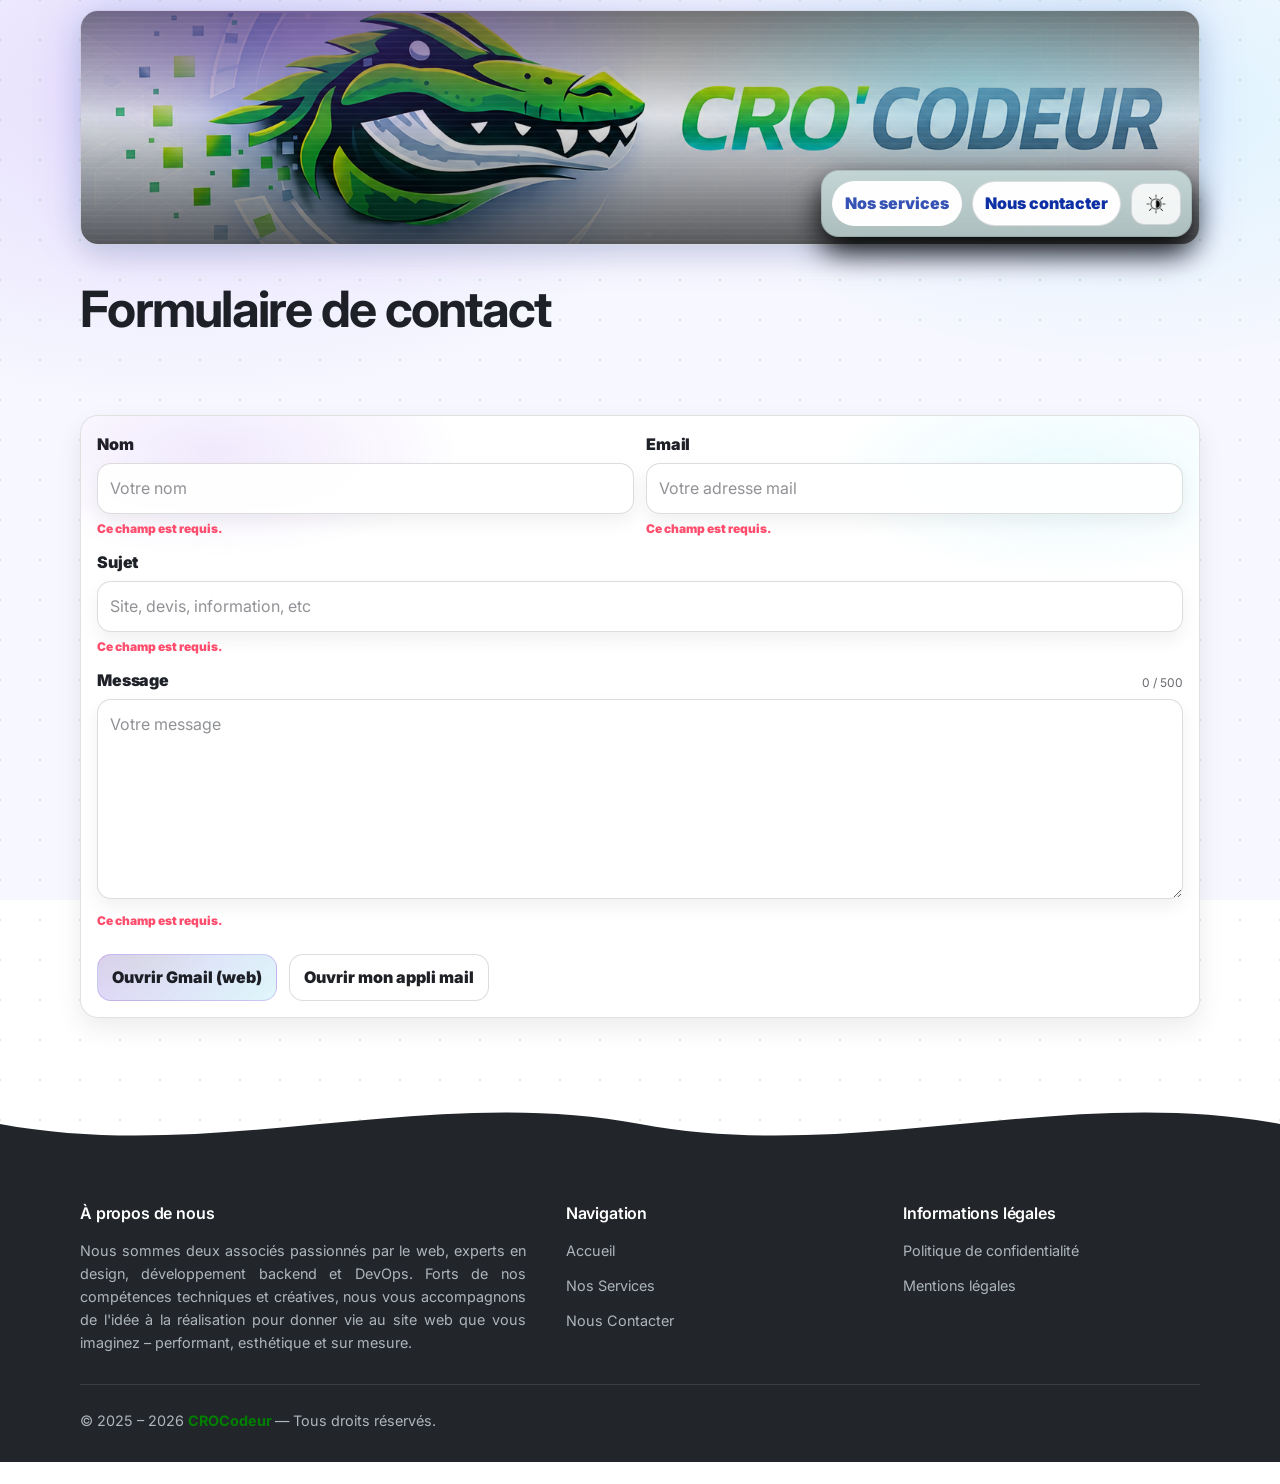
<file: contact.html>
<!doctype html>
<html lang="fr" data-theme="dark">

<head>
  <meta charset="utf-8" />
  <meta name="viewport" content="width=device-width,initial-scale=1" />
  <meta name="description" content="Contact ETP Dev : demande de devis, infos projet, message." />
  <title>Contact — CROCodeur</title>

  <link rel="preconnect" href="https://fonts.gstatic.com" crossorigin>
  <link href="https://fonts.googleapis.com/css2?family=Inter:wght@400;600;700;800&display=swap" rel="stylesheet">
  <link href="https://fonts.googleapis.com/css2?family=Orbitron:wght@500;700;800&display=swap" rel="stylesheet">
  <link rel="stylesheet" href="css/style.css" />
  <link rel="stylesheet" href="css/contact.css" />
  <link rel="stylesheet" href="css/canvas.css" />
</head>

<body>
  <header class="header header--banner">
    <div class="container header__inner">

      <a class="brand brand--banner" href="index.html" aria-label="Accueil">
        <img id="darkimg" class="brand__banner brand__banner--dark" src="assets/banner.png" alt="Bannière (dark)">
        <img class="brand__banner brand__banner--light" src="assets/light1.png" alt="Bannière (light)">
      </a>

      <button class="burger" id="burger" type="button" aria-label="Ouvrir le menu" aria-expanded="false"
        aria-controls="nav">
        <img src="assets/menuB.png" alt="Menu">
      </button>



      <nav class="nav" id="nav" aria-label="Navigation principale">
        <a class="nav__link" href="services.html">Nos services</a>
        <!-- <a class="nav__link" href="projets.html">Nos projets</a> -->
        <a class="nav__link" href="contact.html">Nous contacter</a>

        <button class="btn btn--ghost" id="themeBtn" type="button" aria-label="Basculer le thème">
          <img src="assets/icon-theme-dark.png" alt="Thème">
        </button>
      </nav>

    </div>
  </header>

  <main>
    <canvas id="background_canvas"></canvas>

    <section class="page-hero">
      <div class="container">
        <!-- <p class="badge">Formulaire live • Boutons actifs quand c’est OK</p> -->
        <h1>Formulaire de contact</h1>
        <!-- <p class="lead">Explique ton besoin. Même si c’est flou : on le rend clair.</p> -->
      </div>
    </section>

    <section class="section">
      <div class="container">
        <div class="contact-grid">
          <!--<aside class="sidecard" data-animate="reveal">
            <h3>Infos</h3>

            <div class="info-row">
              <span class="info-label">Email</span>

              <a class="info-value link" id="contactEmail"
                 href="mailto:nico54.jeangeorges@gmail.com?subject=Demande%20de%20contact%20-%20ETP%20Dev">
                nico54.jeangeorges@gmail.com
              </a>

              <button class="btn btn--secondary btn--small" type="button" id="copyEmail">Copier</button>

              <a class="btn btn--secondary btn--small"
                 href="mailto:nico54.jeangeorges@gmail.com?subject=Demande%20de%20contact%20-%20ETP%20Dev">
                Envoyer un mail
              </a>
            </div>

            <div class="info-row">
              <span class="info-label">Réponse</span>
              <span class="info-value">Sous 24h</span>
            </div>

            <div class="divider"></div>
            <h3>Pour aller vite</h3>
            <ul class="list">
              <li>Ton activité + objectif</li>
              <li>Pages souhaitées</li>
              <li>Exemples de style</li>
              <li>Délai + budget</li>
            </ul>
          </aside>
          -->

          <form class="form" id="contactForm" novalidate data-animate="reveal">
            <div class="form__row form__row--2">
              <div class="field">
                <label for="name">Nom</label>
                <input id="name" name="name" type="text" placeholder="Votre nom" minlength="2" required />
                <small class="error" data-error-for="name"></small>
              </div>

              <div class="field">
                <label for="email">Email</label>
                <input id="email" name="email" type="email" placeholder="Votre adresse mail" required />
                <small class="error" data-error-for="email"></small>
              </div>
            </div>

            <div class="form__row">
              <div class="field">
                <label for="subject">Sujet</label>
                <input id="subject" name="subject" type="text" placeholder="Site, devis, information, etc"
                  minlength="3" required />
                <small class="error" data-error-for="subject"></small>
              </div>
            </div>

            <div class="form__row">
              <div class="field">
                <div class="field__label-row">
                  <label for="message">Message</label>
                  <span class="muted small" id="charCount">0 / 500</span>
                </div>
                <textarea id="message" name="message" rows="7" maxlength="500"
                  placeholder="Votre message" minlength="10"
                  required></textarea>
                <small class="error" data-error-for="message"></small>
              </div>
            </div>


            <div class="form__actions">
              <div style="display:flex; gap:12px; flex-wrap:wrap; margin-top: 12px;">
                <a class="btn btn--primary" id="sendViaGmail" href="#" target="_blank" rel="noopener noreferrer"
                  aria-disabled="true">
                  Ouvrir Gmail (web)
                </a>
                <a class="btn btn--secondary" id="sendViaMailto" href="#" aria-disabled="true">
                  Ouvrir mon appli mail
                </a>
              </div>


            </div>
          </form>
        </div>
      </div>
    </section>
  </main>

  <!-- SVG - forme de vague -->
  <div class="footer-divider" aria-hidden="true">
    <svg viewBox="0 0 1440 100" preserveAspectRatio="none">
      <path d="M0,50 C240,90 480,10 720,50 C960,90 1200,10 1440,50 V100 H0 Z"></path>
    </svg>
  </div>

  <footer class="footer-wave" role="contentinfo">
    <div class="container">
      <div class="footer-wave__main-grid">
        <div class="footer-wave__about">
          <h3 class="footer-wave__heading">
            À propos de nous
          </h3>
          <p style="text-align: justify;">
            Nous sommes deux associés passionnés par le web, experts en design, développement backend et
            DevOps. Forts
            de nos compétences techniques et créatives, nous vous accompagnons de l'idée à la réalisation
            pour
            donner vie au site web que vous imaginez – performant, esthétique et sur mesure.
          </p>
        </div>
        <div class="footer-wave__links">
          <h3 class="footer-wave__heading">
            Navigation
          </h3>
          <ul>
            <li><a href="index.html">
                Accueil
              </a></li>
            <li><a href="services.html">
                Nos Services
              </a></li>
            <li><a href="contact.html">
                Nous Contacter
              </a></li>
          </ul>
        </div>
        <div class="footer-wave__links">
          <h3 class="footer-wave__heading">
            Informations légales
          </h3>
          <ul>
            <li><a href="politique-de-confidentialite.html">
                Politique de confidentialité
              </a></li>
            <li><a href="mentions-legales.html">
                Mentions légales
              </a></li>
            <!-- <li><a href="cgv.html">
              Conditions générales de vente
            </a></li>
            <li><a href="politique-cookies.html">
              Politique de cookies
            </a></li> -->
          </ul>
        </div>
      </div>
      <div class="footer-wave__bottom">
        <p class="footer-wave__copyright">
          &copy; 2025 – <span id="year"> </span>
          <b style="color:green"><strong>
              CROCodeur
            </strong></b>
          — Tous droits réservés.
        </p>
      </div>
    </div>
  </footer>

  <script src="js/main.js"></script>
  <script src="js/canvas.js"></script>
</body>

</html>
</file>
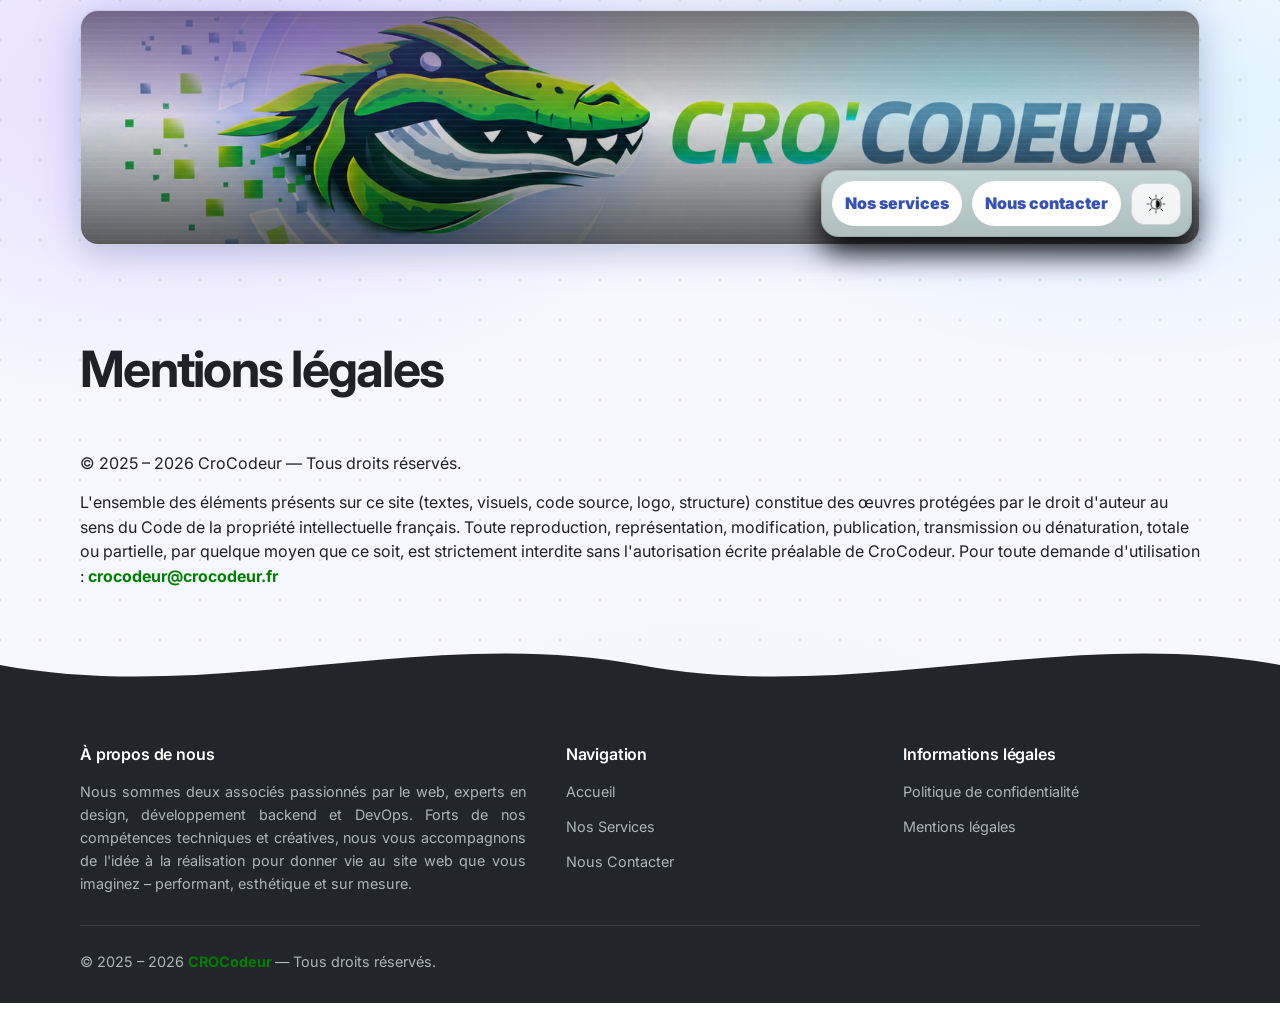
<file: mentions-legales.html>
<!doctype html>
<html lang="fr" data-theme="dark">

<head>
    <meta charset="utf-8" />
    <meta name="viewport" content="width=device-width,initial-scale=1" />
    <meta name="description"
        content="ETP Dev — Développement web : sites vitrines, formulaires, web apps, maintenance." />
    <title>Mentions Légales — CROCodeur</title>

    <link rel="preconnect" href="https://fonts.gstatic.com" crossorigin>
    <link href="https://fonts.googleapis.com/css2?family=Inter:wght@400;600;700;800&display=swap" rel="stylesheet">
    <link href="https://fonts.googleapis.com/css2?family=Orbitron:wght@600;800&display=swap" rel="stylesheet">

    <link rel="stylesheet" href="css/style.css" />
    <link rel="stylesheet" href="css/index.css" />
    <link rel="stylesheet" href="css/canvas.css" />
</head>

<body>
    <header class="header header--banner">
        <div class="container header__inner">

            <a class="brand brand--banner" href="index.html" aria-label="Accueil">
                <img id="darkimg" class="brand__banner brand__banner--dark" src="assets/banner.png"
                    alt="Bannière (dark)">
                <img class="brand__banner brand__banner--light" src="assets/light.png" alt="Bannière (light)">
            </a>

            <button class="burger" id="burger" type="button" aria-label="Ouvrir le menu" aria-expanded="false"
                aria-controls="nav">
                <img src="assets/menuB.png" alt="Menu">
            </button>

            <nav class="nav" id="nav" aria-label="Navigation principale">
                <a class="nav__link" href="services.html">Nos services</a>
                <!-- <a class="nav__link" href="projets.html">Nos projets</a> -->
                <a class="nav__link" href="contact.html">Nous contacter</a>

                <button class="btn btn--ghost" id="themeBtn" type="button" aria-label="Basculer le thème">
                    <img src="assets/icon-theme-dark.png" alt="Thème">
                </button>
            </nav>

        </div>
    </header>

    <main>
        <canvas id="background_canvas"></canvas>

        <section class="page-hero">
            <div class="container">
                <div class="hero" style="margin-bottom: 20px;">
                    <h1>Mentions légales</h1>
                </div>
                <p>
                    © 2025 – 2026 CroCodeur — Tous droits réservés.
                </p>
                <p>L'ensemble des éléments présents sur ce site
                    (textes, visuels, code
                    source, logo, structure) constitue des œuvres protégées par le droit d'auteur au sens du Code de la
                    propriété
                    intellectuelle français. Toute reproduction, représentation, modification, publication, transmission
                    ou
                    dénaturation, totale ou partielle, par quelque moyen que ce soit, est strictement interdite sans
                    l'autorisation
                    écrite préalable de CroCodeur. Pour toute demande d'utilisation : <b
                        style="color:green">crocodeur@crocodeur.fr</b>
                </p>
            </div>
        </section>
    </main>

    <!-- SVG - forme de vague -->
    <div class="footer-divider" aria-hidden="true">
        <svg viewBox="0 0 1440 100" preserveAspectRatio="none">
            <path d="M0,50 C240,90 480,10 720,50 C960,90 1200,10 1440,50 V100 H0 Z"></path>
        </svg>
    </div>

    <footer class="footer-wave" role="contentinfo">
        <div class="container">
            <div class="footer-wave__main-grid">
                <div class="footer-wave__about">
                    <h3 class="footer-wave__heading">
                        À propos de nous
                    </h3>
                    <p style="text-align: justify;">
                        Nous sommes deux associés passionnés par le web, experts en design, développement backend et
                        DevOps. Forts
                        de nos compétences techniques et créatives, nous vous accompagnons de l'idée à la réalisation
                        pour
                        donner vie au site web que vous imaginez – performant, esthétique et sur mesure.
                    </p>
                </div>
                <div class="footer-wave__links">
                    <h3 class="footer-wave__heading">
                        Navigation
                    </h3>
                    <ul>
                        <li><a href="index.html">
                                Accueil
                            </a></li>
                        <li><a href="services.html">
                                Nos Services
                            </a></li>
                        <li><a href="contact.html">
                                Nous Contacter
                            </a></li>
                    </ul>
                </div>
                <div class="footer-wave__links">
                    <h3 class="footer-wave__heading">
                        Informations légales
                    </h3>
                    <ul>
                        <li><a href="politique-de-confidentialite.html">
                                Politique de confidentialité
                            </a></li>
                        <li><a href="mentions-legales.html">
                                Mentions légales
                            </a></li>
                        <!-- <li><a href="cgv.html">
              Conditions générales de vente
            </a></li>
            <li><a href="politique-cookies.html">
              Politique de cookies
            </a></li> -->
                    </ul>
                </div>
            </div>
            <div class="footer-wave__bottom">
                <p class="footer-wave__copyright">
                    &copy; 2025 – <span id="year"> </span>
                    <b style="color:green"><strong>
                            CROCodeur
                        </strong></b>
                    — Tous droits réservés.
                </p>
            </div>
        </div>
    </footer>

    <script src="js/main.js"></script>
    <script src="js/canvas.js"></script>
</body>
</file>
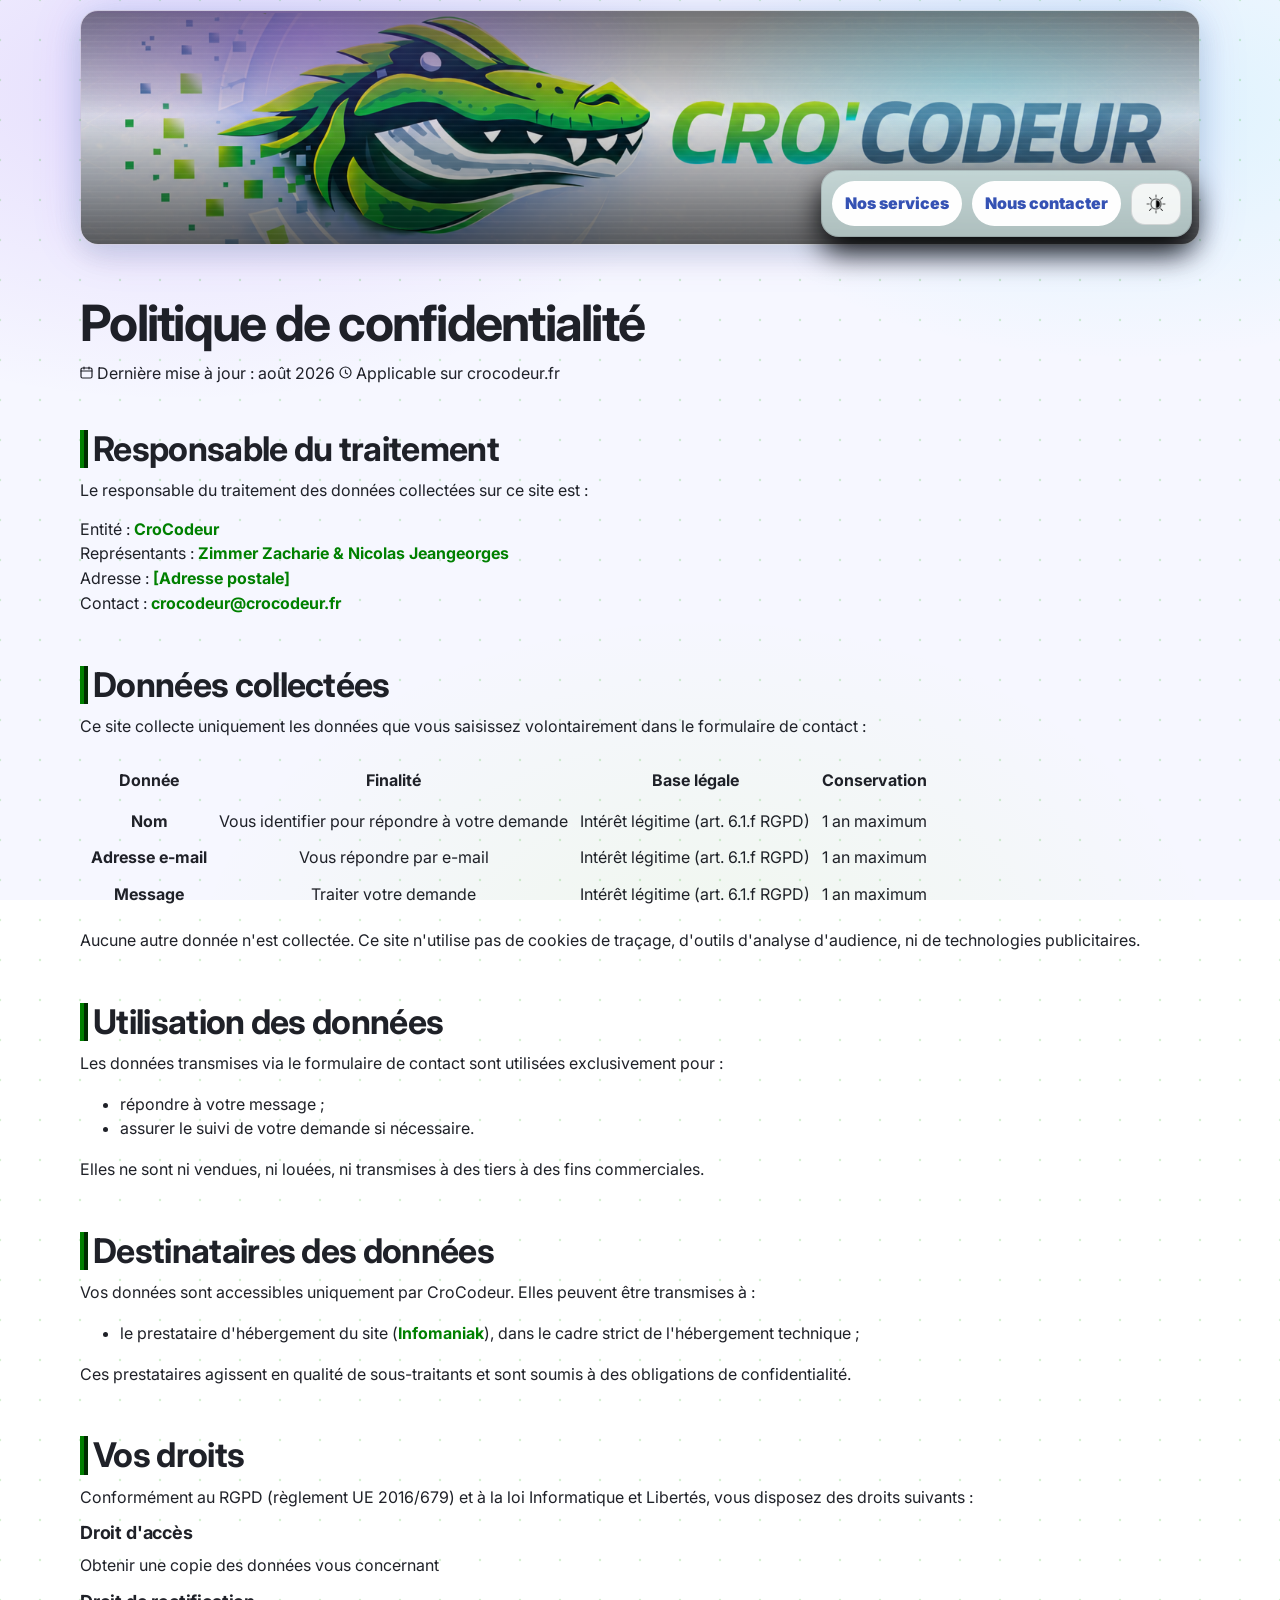
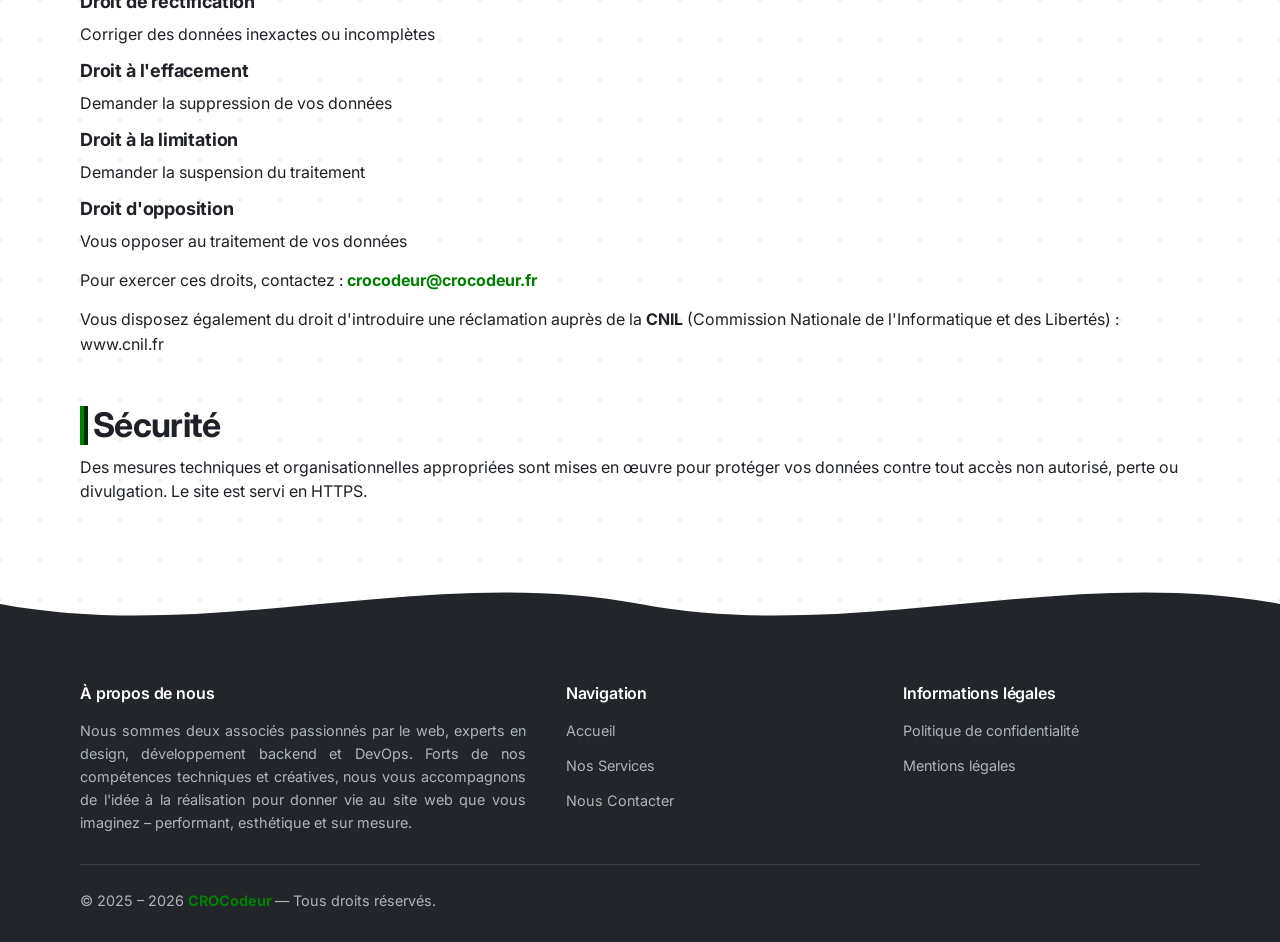
<file: politique-de-confidentialite.html>
<!doctype html>
<html lang="fr" data-theme="dark">

<head>
    <meta charset="utf-8" />
    <meta name="viewport" content="width=device-width,initial-scale=1" />
    <meta name="description"
        content="ETP Dev — Développement web : sites vitrines, formulaires, web apps, maintenance." />
    <title>Politique de confidentialité — CROCodeur</title>

    <link rel="preconnect" href="https://fonts.gstatic.com" crossorigin>
    <link href="https://fonts.googleapis.com/css2?family=Inter:wght@400;600;700;800&display=swap" rel="stylesheet">
    <link href="https://fonts.googleapis.com/css2?family=Orbitron:wght@600;800&display=swap" rel="stylesheet">

    <link rel="stylesheet" href="css/style.css" />
    <link rel="stylesheet" href="css/index.css" />
    <link rel="stylesheet" href="css/canvas.css" />
</head>

<body>
    <header class="header header--banner">
        <div class="container header__inner">
            <a class="brand brand--banner" href="index.html" aria-label="Accueil">
                <img id="darkimg" class="brand__banner brand__banner--dark" src="assets/banner.png"
                    alt="Bannière (dark)">
                <img class="brand__banner brand__banner--light" src="assets/light.png" alt="Bannière (light)">
            </a>
            <button class="burger" id="burger" type="button" aria-label="Ouvrir le menu" aria-expanded="false"
                aria-controls="nav">
                <img src="assets/menuB.png" alt="Menu">
            </button>
            <nav class="nav" id="nav" aria-label="Navigation principale">
                <a class="nav__link" href="services.html">Nos services</a>
                <!-- <a class="nav__link" href="projets.html">Nos projets</a> -->
                <a class="nav__link" href="contact.html">Nous contacter</a>
                <button class="btn btn--ghost" id="themeBtn" type="button" aria-label="Basculer le thème">
                    <img src="assets/icon-theme-dark.png" alt="Thème">
                </button>
            </nav>
        </div>
    </header>

    <main>
        <canvas id="background_canvas"></canvas>

        <div class="container">
            <div class="hero" style="margin-bottom: 20px;">
                <h1>Politique de confidentialité</h1>
                <div class="hero-meta">
                    <span>
                        <svg width="13" height="13" viewBox="0 0 13 13" fill="none">
                            <rect x="1" y="2" width="11" height="10" rx="1.5" stroke="currentColor"
                                stroke-width="1.2" />
                            <path d="M1 5h11M4 1v2M9 1v2" stroke="currentColor" stroke-width="1.2"
                                stroke-linecap="round" />
                        </svg>
                        Dernière mise à jour : août 2026
                    </span>
                    <span>
                        <svg width="13" height="13" viewBox="0 0 13 13" fill="none">
                            <circle cx="6.5" cy="6.5" r="5.5" stroke="currentColor" stroke-width="1.2" />
                            <path d="M6.5 4v3l2 1" stroke="currentColor" stroke-width="1.2" stroke-linecap="round" />
                        </svg>
                        Applicable sur crocodeur.fr
                    </span>
                </div>
            </div>

            <section class="pdc_section">
                <h2 class="pdc_h2">Responsable du traitement</h2>
                <p>Le responsable du traitement des données collectées sur ce site est :</p>
                <div>
                    <div>Entité :<b style="color:green"><strong> CroCodeur</strong></b></div>
                    <div>Représentants : <b style="color:green">Zimmer Zacharie & Nicolas Jeangeorges</b></div>
                    <div>Adresse : <b style="color:green">[Adresse postale]</b></div>
                    <div>Contact : <b style="color:green">crocodeur@crocodeur.fr</b></div>
                </div>
            </section>

            <section class="pdc_section">
                <h2 class="pdc_h2">Données collectées</h2>
                <p>Ce site collecte uniquement les données que vous saisissez volontairement dans le formulaire de
                    contact :</p>
                <div style="margin-bottom: 10px">
                    <table style="text-align: center; border-spacing: 10px;">
                        <thead>
                            <tr>
                                <th style="padding: 5px;">Donnée</th>
                                <th>Finalité</th>
                                <th>Base légale</th>
                                <th>Conservation</th>
                            </tr>
                        </thead>
                        <tbody>
                            <tr>
                                <td><strong>Nom</strong></td>
                                <td>Vous identifier pour répondre à votre demande</td>
                                <td>Intérêt légitime (art. 6.1.f RGPD)</td>
                                <td>1 an maximum</td>
                            </tr>
                            <tr>
                                <td><strong>Adresse e-mail</strong></td>
                                <td>Vous répondre par e-mail</td>
                                <td>Intérêt légitime (art. 6.1.f RGPD)</td>
                                <td>1 an maximum</td>
                            </tr>
                            <tr>
                                <td><strong>Message</strong></td>
                                <td>Traiter votre demande</td>
                                <td>Intérêt légitime (art. 6.1.f RGPD)</td>
                                <td>1 an maximum</td>
                            </tr>
                        </tbody>
                    </table>
                </div>
                <p>Aucune autre donnée n'est collectée. Ce site n'utilise pas de cookies de traçage, d'outils d'analyse
                    d'audience, ni de technologies publicitaires.</p>
            </section>

            <section class="pdc_section">
                <h2 class="pdc_h2">Utilisation des données</h2>
                <p>Les données transmises via le formulaire de contact sont utilisées exclusivement pour :</p>
                <ul>
                    <li>répondre à votre message ;</li>
                    <li>assurer le suivi de votre demande si nécessaire.</li>
                </ul>
                <p>Elles ne sont ni vendues, ni louées, ni transmises à des tiers à des fins commerciales.</p>
            </section>

            <section class="pdc_section">
                <h2 class="pdc_h2">Destinataires des données</h2>
                <p>Vos données sont accessibles uniquement par CroCodeur. Elles peuvent être transmises à :</p>
                <ul>
                    <li>le prestataire d'hébergement du site (<b style="color:green">Infomaniak</b>),
                        dans le cadre strict de l'hébergement technique ;</li>
                </ul>
                <p>Ces prestataires agissent en qualité de sous-traitants et sont soumis à des obligations de
                    confidentialité.</p>
            </section>

            <section class="pdc_section">
                <h2 class="pdc_h2">Vos droits</h2>
                <p>Conformément au RGPD (règlement UE 2016/679) et à la loi Informatique et Libertés, vous disposez des
                    droits suivants :</p>
                <div>
                    <div>
                        <h3>Droit d'accès</h3>
                        <p>Obtenir une copie des données vous concernant</p>
                    </div>
                    <div>
                        <h3>Droit de rectification</h3>
                        <p>Corriger des données inexactes ou incomplètes</p>
                    </div>
                    <div>
                        <h3>Droit à l'effacement</h3>
                        <p>Demander la suppression de vos données</p>
                    </div>
                    <div>
                        <h3>Droit à la limitation</h3>
                        <p>Demander la suspension du traitement</p>
                    </div>
                    <div>
                        <h3>Droit d'opposition</h3>
                        <p>Vous opposer au traitement de vos données</p>
                    </div>
                </div>
                <p>Pour exercer ces droits, contactez : <b style="color:green">crocodeur@crocodeur.fr</b></p>
                <div class="info-block">
                    <p>Vous disposez également du droit d'introduire une réclamation auprès de la <strong>CNIL</strong>
                        (Commission Nationale de l'Informatique et des Libertés) : <a href="https://www.cnil.fr"
                            target="_blank" rel="noopener">www.cnil.fr</a></p>
                </div>
            </section>

            <section class="pdc_section">
                <h2 class="pdc_h2">Sécurité</h2>
                <p>Des mesures techniques et organisationnelles appropriées sont mises en œuvre pour protéger vos
                    données contre tout accès non autorisé, perte ou divulgation. Le site est servi en HTTPS.</p>
            </section>
        </div>
    </main>

    <!-- SVG - forme de vague -->
    <div class="footer-divider" aria-hidden="true">
        <svg viewBox="0 0 1440 100" preserveAspectRatio="none">
            <path d="M0,50 C240,90 480,10 720,50 C960,90 1200,10 1440,50 V100 H0 Z"></path>
        </svg>
    </div>

    <footer class="footer-wave" role="contentinfo">
        <div class="container">
            <div class="footer-wave__main-grid">
                <div class="footer-wave__about">
                    <h3 class="footer-wave__heading">
                        À propos de nous
                    </h3>
                    <p style="text-align: justify;">
                        Nous sommes deux associés passionnés par le web, experts en design, développement backend et
                        DevOps. Forts
                        de nos compétences techniques et créatives, nous vous accompagnons de l'idée à la réalisation
                        pour
                        donner vie au site web que vous imaginez – performant, esthétique et sur mesure.
                    </p>
                </div>
                <div class="footer-wave__links">
                    <h3 class="footer-wave__heading">
                        Navigation
                    </h3>
                    <ul>
                        <li><a href="index.html">
                                Accueil
                            </a></li>
                        <li><a href="services.html">
                                Nos Services
                            </a></li>
                        <li><a href="contact.html">
                                Nous Contacter
                            </a></li>
                    </ul>
                </div>
                <div class="footer-wave__links">
                    <h3 class="footer-wave__heading">
                        Informations légales
                    </h3>
                    <ul>
                        <li><a href="politique-de-confidentialite.html">
                                Politique de confidentialité
                            </a></li>
                        <li><a href="mentions-legales.html">
                                Mentions légales
                            </a></li>
                        <!-- <li><a href="cgv.html">
              Conditions générales de vente
            </a></li>
            <li><a href="politique-cookies.html">
              Politique de cookies
            </a></li> -->
                    </ul>
                </div>
            </div>
            <div class="footer-wave__bottom">
                <p class="footer-wave__copyright">
                    &copy; 2025 – <span id="year"> </span>
                    <b style="color:green"><strong>
                            CROCodeur
                        </strong></b>
                    — Tous droits réservés.
                </p>
            </div>
        </div>
    </footer>

    <script src="js/main.js"></script>
    <script src="js/canvas.js"></script>

    <style>
        .pdc_section {
            margin-bottom: 50px;
        }

        .pdc_h2 {
            border-left: 0.5rem ridge;
            border-left-color: green;
            padding-left: 5px;
        }
    </style>
</body>

</html>
</file>
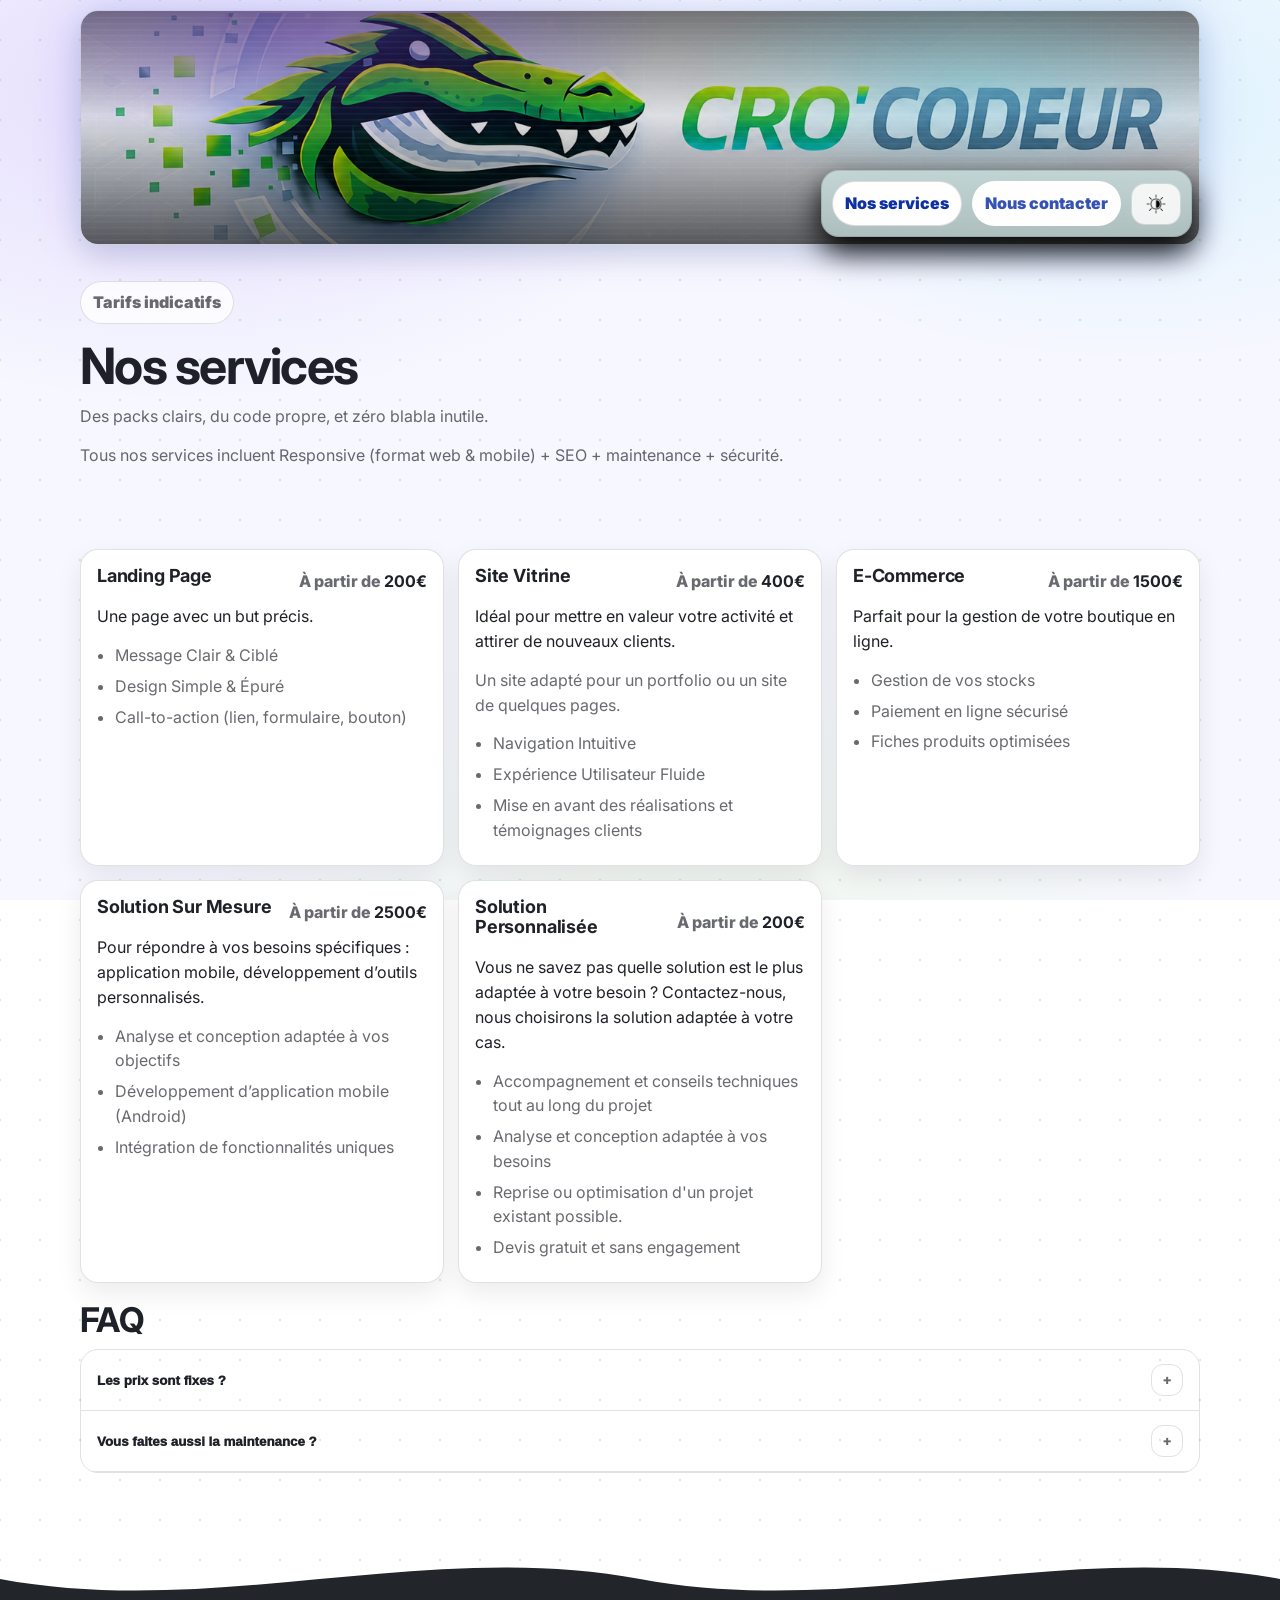
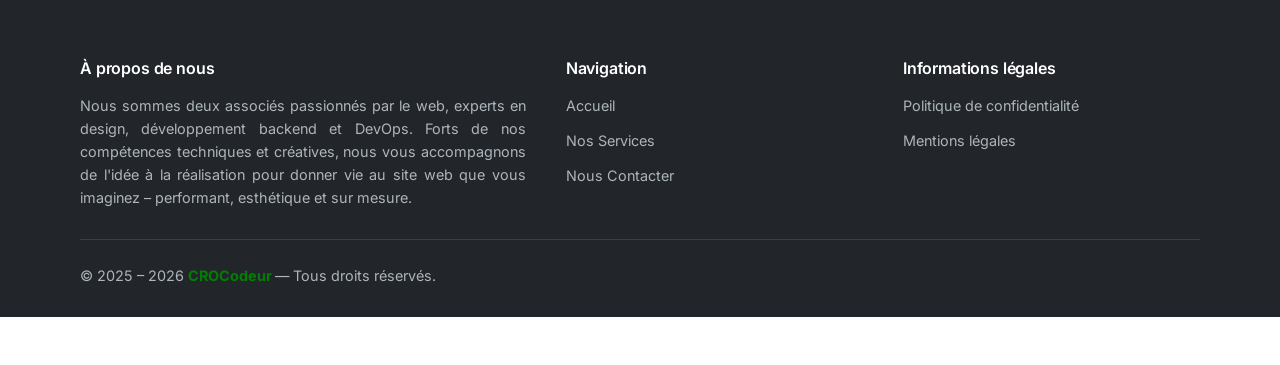
<file: services.html>
<!doctype html>
<html lang="fr" data-theme="dark">

<head>
  <meta charset="utf-8" />
  <meta name="viewport" content="width=device-width,initial-scale=1" />
  <meta name="description" content="Nos services dev web : formulaire, landing page, site vitrine, SEO, maintenance." />
  <title>Nos services — CROCodeur</title>

  <link rel="preconnect" href="https://fonts.gstatic.com" crossorigin>
  <link href="https://fonts.googleapis.com/css2?family=Inter:wght@400;600;700;800&display=swap" rel="stylesheet">
  <link href="https://fonts.googleapis.com/css2?family=Orbitron:wght@600;800&display=swap" rel="stylesheet">
  <link rel="stylesheet" href="css/style.css" />
  <link rel="stylesheet" href="css/services.css" />
  <link rel="stylesheet" href="css/canvas.css" />
</head>

<body>
  <header class="header header--banner">
    <div class="container header__inner">

      <a class="brand brand--banner" href="index.html" aria-label="Accueil">
        <img id="darkimg" class="brand__banner brand__banner--dark" src="assets/banner.png" alt="Bannière (dark)">
        <img class="brand__banner brand__banner--light" src="assets/light1.png" alt="Bannière (light)">
      </a>

      <button class="burger" id="burger" type="button" aria-label="Ouvrir le menu" aria-expanded="false"
        aria-controls="nav">
        <span></span><span></span><span></span>
      </button>

      <nav class="nav" id="nav" aria-label="Navigation principale">
        <a class="nav__link" href="services.html">Nos services</a>
        <!-- <a class="nav__link" href="projets.html">Nos projets</a> -->
        <a class="nav__link" href="contact.html">Nous contacter</a>

        <button class="btn btn--ghost" id="themeBtn" type="button" aria-label="Basculer le thème">
          <img src="assets/icon-theme-dark.png" alt="Thème">
        </button>
      </nav>

    </div>
  </header>

  <main>
    <canvas id="background_canvas"></canvas>

    <section class="page-hero">
      <div class="container">
        <p class="badge">Tarifs indicatifs</p>
        <h1>Nos services</h1>
        <p class="lead">
          Des packs clairs, du code propre, et zéro blabla inutile.
        </p>
        <p class="lead">
          Tous nos services incluent Responsive (format web & mobile) + SEO + maintenance + sécurité.
        </p>
      </div>
    </section>

    <section class="section">
      <div class="container">
        <div class="grid grid--3">
          <article class="service-card" data-tilt data-animate="reveal" data-price="200">
            <div class="service-card__top">
              <h3>Landing Page</h3>
              <span class="price">À partir de <strong>200€</strong></span>
            </div>
            <p class="">Une page avec un but précis.</p>
            <ul class="list">
              <li>Message Clair & Ciblé</li>
              <li>Design Simple & Épuré</li>
              <li>Call-to-action (lien, formulaire, bouton)</li>
            </ul>
          </article>

          <article class="service-card" data-tilt data-animate="reveal" data-price="400">
            <div class="service-card__top">
              <h3>Site Vitrine</h3>
              <span class="price">À partir de <strong>400€</strong></span>
            </div>
            <p>Idéal pour mettre en valeur votre activité et attirer de nouveaux clients.</p>
            <p class="muted">Un site adapté pour un portfolio ou un site de quelques pages.</p>
            <ul class="list">
              <li>Navigation Intuitive</li>
              <li>Expérience Utilisateur Fluide</li>
              <li>Mise en avant des réalisations et témoignages clients</li>
            </ul>
          </article>

          <article class="service-card" data-tilt data-animate="reveal" data-price="1500">
            <div class="service-card__top">
              <h3>E-Commerce</h3>
              <span class="price">À partir de <strong>1500€</strong></span>
            </div>
            <p class="">Parfait pour la gestion de votre boutique en ligne.</p>
            <p class="muted"></p>
            <ul class="list">
              <li>Gestion de vos stocks</li>
              <li>Paiement en ligne sécurisé</li>
              <li>Fiches produits optimisées</li>
            </ul>
          </article>

          <article class="service-card" data-tilt data-animate="reveal" data-price="2500">
            <div class="service-card__top">
              <h3>Solution Sur Mesure</h3>
              <span class="price">À partir de <strong>2500€</strong></span>
            </div>
            <p>Pour répondre à vos besoins spécifiques : application mobile, développement d’outils personnalisés.</p>
            <p class="muted"></p>
            <ul class="list">
              <li>Analyse et conception adaptée à vos objectifs</li>
              <li>Développement d’application mobile (Android)</li>
              <li>Intégration de fonctionnalités uniques</li>
            </ul>
          </article>

          <article class="service-card" data-tilt data-animate="reveal" data-price="200">
            <div class="service-card__top">
              <h3>Solution Personnalisée</h3>
              <span class="price">À partir de <strong>200€</strong></span>
            </div>
            <p>Vous ne savez pas quelle solution est le plus adaptée à votre besoin ? Contactez-nous, nous choisirons la
              solution adaptée à votre cas.</p>
            <p class="muted"></p>
            <ul class="list">
              <li>Accompagnement et conseils techniques tout au long du projet</li>
              <li>Analyse et conception adaptée à vos besoins</li>
              <li>Reprise ou optimisation d'un projet existant possible.</li>
              <li>Devis gratuit et sans engagement</li>
            </ul>
          </article>
        </div>

        <!-- <article class="service-card" data-tilt data-animate="reveal" data-price="120">
            <div class="service-card__top">
              <h3>Formulaire</h3>
              <span class="price">À partir de <strong>120€</strong></span>
            </div>
            <p class="muted">Formulaire contact (validation, feedback utilisateur).</p>
            <ul class="list">
              <li>Validation front</li>
              <li>Messages d’erreur</li>
              <li>UX propre</li>
            </ul>
          </article>

          <article class="service-card" data-tilt data-animate="reveal" data-price="390">
            <div class="service-card__top">
              <h3>Landing page</h3>
              <span class="price">À partir de <strong>390€</strong></span>
            </div>
            <p class="muted">Une page efficace : sections, CTA, responsive.</p>
            <ul class="list">
              <li>Responsive</li>
              <li>Animations légères</li>
              <li>Base SEO</li>
            </ul>
          </article>

          <article class="service-card" data-tilt data-animate="reveal" data-price="790">
            <div class="service-card__top">
              <h3>Site vitrine</h3>
              <span class="price">À partir de <strong>790€</strong></span>
            </div>
            <p class="muted">3–5 pages : services, contact, etc.</p>
            <ul class="list">
              <li>Multi-pages</li>
              <li>Nav mobile</li>
              <li>Optimisation</li>
            </ul>
          </article>
        </div> -->

        <div class="faq" data-animate="reveal">
          <div class="section__head">
            <h2>FAQ</h2>
          </div>

          <div class="accordion" data-accordion>
            <button class="accordion__btn" type="button" aria-expanded="false">
              Les prix sont fixes ?
              <span class="accordion__icon" aria-hidden="true">+</span>
            </button>
            <div class="accordion__panel" hidden>
              <p>Non, ce sont des prix de départ. Le prix final dépend du contenu, design et fonctionnalités.</p>
            </div>

            <button class="accordion__btn" type="button" aria-expanded="false">
              Vous faites aussi la maintenance ?
              <span class="accordion__icon" aria-hidden="true">+</span>
            </button>
            <div class="accordion__panel" hidden>
              <p>Oui : corrections, ajouts, optimisation, mise à jour contenu.</p>
            </div>
          </div>
        </div>

      </div>
    </section>
  </main>

  <!-- SVG - forme de vague -->
  <div class="footer-divider" aria-hidden="true">
    <svg viewBox="0 0 1440 100" preserveAspectRatio="none">
      <path d="M0,50 C240,90 480,10 720,50 C960,90 1200,10 1440,50 V100 H0 Z"></path>
    </svg>
  </div>

  <footer class="footer-wave" role="contentinfo">
    <div class="container">
      <div class="footer-wave__main-grid">
        <div class="footer-wave__about">
          <h3 class="footer-wave__heading">
            À propos de nous
          </h3>
          <p style="text-align: justify;">
            Nous sommes deux associés passionnés par le web, experts en design, développement backend et
            DevOps. Forts
            de nos compétences techniques et créatives, nous vous accompagnons de l'idée à la réalisation
            pour
            donner vie au site web que vous imaginez – performant, esthétique et sur mesure.
          </p>
        </div>
        <div class="footer-wave__links">
          <h3 class="footer-wave__heading">
            Navigation
          </h3>
          <ul>
            <li><a href="index.html">
                Accueil
              </a></li>
            <li><a href="services.html">
                Nos Services
              </a></li>
            <li><a href="contact.html">
                Nous Contacter
              </a></li>
          </ul>
        </div>
        <div class="footer-wave__links">
          <h3 class="footer-wave__heading">
            Informations légales
          </h3>
          <ul>
            <li><a href="politique-de-confidentialite.html">
                Politique de confidentialité
              </a></li>
            <li><a href="mentions-legales.html">
                Mentions légales
              </a></li>
            <!-- <li><a href="cgv.html">
              Conditions générales de vente
            </a></li>
            <li><a href="politique-cookies.html">
              Politique de cookies
            </a></li> -->
          </ul>
        </div>
      </div>
      <div class="footer-wave__bottom">
        <p class="footer-wave__copyright">
          &copy; 2025 – <span id="year"> </span>
          <b style="color:green"><strong>
              CROCodeur
            </strong></b>
          — Tous droits réservés.
        </p>
      </div>
    </div>
  </footer>

  <script src="js/main.js"></script>
  <script src="js/canvas.js"></script>
</body>

</html>
</file>
<file: css/style.css>
:root {
  --bg: #070815;
  --bg2: #0b1024;
  --text: rgba(255, 255, 255, .92);
  --muted: rgba(255, 255, 255, .66);

  --card: rgba(255, 255, 255, .06);
  --border: rgba(255, 255, 255, .12);

  --accent: #9787b3;
  --accent2: #22d3ee;
  --accent3: #a3ff12;
  --danger: #ff4d6d;

  --shadow: 0 18px 60px rgba(0, 0, 0, .55);
  --shadow2: 0 10px 28px rgba(0, 0, 0, .35);

  --radius: 18px;
  --max: 1120px;
  --focus: 0 0 0 3px rgba(34, 211, 238, .28);

  --banner-h: 235px;
  --banner-h-920: 190px;
  --banner-h-550: 110px;

  --banner-pad: 8px;

  --nav-gap: 10px;
  --nav-pad: 10px;

  --nav-link-pad-y: 9px;
  --nav-link-pad-x: 12px;
  --nav-link-font: 900;

  --page-bg:
    radial-gradient(900px 520px at 14% 10%, rgba(124, 58, 237, .18), transparent 60%),
    radial-gradient(820px 460px at 88% 12%, rgba(34, 211, 238, .16), transparent 55%),
    radial-gradient(900px 650px at 55% 110%, rgba(163, 255, 18, .10), transparent 58%),
    linear-gradient(135deg, var(--bg), var(--bg), var(--bg));

  --footer-bg: #222529;
  --footer-text: #adb5bd;
  --footer-heading: #ffffff;
  --footer-link-hover: #ffffff;
  --footer-border: #3b3f44;
}

html[data-theme="light"] {
  --bg: #f6f7ff;
  --bg2: #eef1ff;

  --text: rgba(12, 14, 22, .92);
  --muted: rgba(12, 14, 22, .62);

  --card: rgba(255, 255, 255, .94);
  --border: rgba(12, 14, 22, .12);

  --shadow: 0 18px 60px rgba(12, 14, 22, .14);
  --shadow2: 0 12px 28px rgba(12, 14, 22, .10);

  --focus: 0 0 0 3px rgba(124, 58, 237, .18);

  --banner-h: 235px;
  --banner-h-920: 190px;
  --banner-h-550: 110px;

  --banner-pad: 8px;

  --nav-gap: 10px;
  --nav-pad: 10px;

  --nav-link-pad-y: 9px;
  --nav-link-pad-x: 12px;
  --nav-link-font: 900;

  --page-bg:
    radial-gradient(900px 520px at 14% 10%, rgba(124, 58, 237, .14), transparent 60%),
    radial-gradient(820px 460px at 88% 12%, rgba(34, 211, 238, .12), transparent 55%),
    radial-gradient(900px 650px at 55% 110%, rgba(163, 255, 18, .08), transparent 58%),
    linear-gradient(135deg, var(--bg), var(--bg), var(--bg));
}

* {
  box-sizing: border-box;
}

html,
body {
  height: 100%;
  min-height: 100%;
}

body {
  margin: 0;
  font-family: Inter, system-ui, -apple-system, Segoe UI, Roboto, Arial, sans-serif;
  color: var(--text);
  line-height: 1.55;
  background: transparent;
  position: relative;
}

body::before {
  content: "";
  position: fixed;
  inset: 0;
  z-index: -1;
  background: var(--page-bg);
  transform: translateZ(0);
  will-change: transform;
}

a {
  color: inherit;
  text-decoration: none;
}

p {
  margin: 0 0 14px;
}

h1,
h2,
h3 {
  margin: 0 0 10px;
  line-height: 1.12;
}

h1 {
  font-size: clamp(28px, 4vw, 50px);
  letter-spacing: -.035em;
}

h2 {
  font-size: clamp(20px, 3vw, 34px);
  letter-spacing: -.02em;
}

h3 {
  font-size: 18px;
  letter-spacing: -.01em;
}

.small {
  font-size: 12px;
}

.muted {
  color: var(--muted);
}

.lead {
  font-size: 16px;
  color: var(--muted);
  max-width: 72ch;
}

.container {
  width: min(var(--max), calc(100% - 40px));
  margin: 0 auto;
}

.section {
  padding: 56px 0;
}

.page-hero {
  padding: 46px 0 12px;
}

.badge {
  display: inline-flex;
  align-items: center;
  gap: 8px;
  padding: 8px 12px;
  border-radius: 999px;
  border: 1px solid rgba(255, 255, 255, .10);
  background: rgba(255, 255, 255, .04);
  color: var(--muted);
  font-weight: 900;
  margin-bottom: 14px;
}

html[data-theme="light"] .badge {
  border: 1px solid rgba(12, 14, 22, .12);
  background: rgba(255, 255, 255, .78);
}

.divider {
  height: 1px;
  background: rgba(255, 255, 255, .08);
  margin: 14px 0;
}

html[data-theme="light"] .divider {
  background: rgba(12, 14, 22, .10);
}

.pill-row {
  display: flex;
  flex-wrap: wrap;
  gap: 8px;
  margin-top: 10px;
}

.pill {
  font-size: 12px;
  color: var(--muted);
  border: 1px solid rgba(255, 255, 255, .10);
  background: rgba(255, 255, 255, .04);
  padding: 6px 10px;
  border-radius: 999px;
}

html[data-theme="light"] .pill {
  border: 1px solid rgba(12, 14, 22, .12);
  background: rgba(255, 255, 255, .78);
}

/* ======================
   HEADER / BANNIÈRE / NAV
   ====================== */

.header {
  position: relative;
  top: 10px;
  z-index: 50;
  background: transparent;
}

.header__inner {
  position: relative;
  padding: 0;
  height: var(--banner-h);
  display: flex;
  align-items: stretch;
}

.brand {
  display: block;
  width: 100%;
  height: var(--banner-h);
  border-radius: 18px;
  overflow: hidden;
  position: relative;
  user-select: none;
  isolation: isolate;
  border: 1px solid rgba(255, 255, 255, .10);
  box-shadow:
    0 10px 30px rgba(0, 0, 0, .45),
    0 0 60px rgba(124, 58, 237, .25),
    0 0 40px rgba(34, 211, 238, .18);
}

html[data-theme="light"] .brand {
  border-color: rgba(12, 14, 22, .12);
  box-shadow:
    0 12px 28px rgba(12, 14, 22, .10),
    0 0 52px rgba(124, 58, 237, .14),
    0 0 36px rgba(34, 211, 238, .10);
}

.brand>* {
  position: relative;
  z-index: 1;
}

/* ======================
   BANNIÈRES CADRAGE IDENTIQUE
   ====================== */

.brand__banner {
  position: absolute;
  inset: 0;
  z-index: 1;
  display: block;
  width: 100%;
  height: 100%;
  object-fit: cover;
  object-position: center center;
}

.brand__banner--light {
  display: none;
  width: 103%;
    left: -19px;
    top: 2px;
}

.brand__banner--dark {
  display: block;
  width: 100%;
   
}

html[data-theme="light"] .brand__banner--light {
  display: block;
}

html[data-theme="light"] .brand__banner--dark {
  display: none;
}

.brand::after {
  content: "";
  position: absolute;
  inset: 0;
  z-index: 2;
  background:
    repeating-linear-gradient(180deg,
      rgba(255, 255, 255, .045) 0px,
      rgba(255, 255, 255, .045) 1px,
      transparent 2px,
      transparent 6px),
    radial-gradient(600px 200px at 20% 10%, rgba(124, 58, 237, .35), transparent 60%),
    radial-gradient(500px 180px at 80% 30%, rgba(34, 211, 238, .25), transparent 60%),
    linear-gradient(180deg, rgba(0, 0, 0, .55), rgba(0, 0, 0, .10) 45%, rgba(0, 0, 0, .65));
  animation: bannerGlow 4s ease-in-out infinite alternate;
  pointer-events: none;
  opacity: .99;
}

@keyframes bannerGlow {
  0% {
    background-position:
      0 0,
      0% 0%,
      100% 0%,
      0 0;
  }

  100% {
    background-position:
      0 20px,
      20% 10%,
      80% 30%,
      0 0;
  }
}

.nav {
  position: absolute;
  right: var(--banner-pad);
  bottom: var(--banner-pad);
  z-index: 4;
  display: flex;
  align-items: center;
  gap: var(--nav-gap);
  padding: var(--nav-pad);
  border-radius: 18px;
  background: rgba(0, 0, 0, .22);
  border: 1px solid rgba(255, 255, 255, .14);
  backdrop-filter: blur(16px);
  box-shadow:
    0 10px 26px rgba(0, 0, 0, .30),
    0 0 24px rgba(124, 58, 237, .10),
    0 0 18px rgba(34, 211, 238, .08);
}

html[data-theme="light"] .nav {
  background: rgba(221, 249, 246, 0.601);
  border: 1px solid rgba(12, 14, 22, .12);
  box-shadow: 0 14px 30px 0px rgb(2 3 5);
}

.nav__link {
  font-weight: var(--nav-link-font);
  color: rgb(243, 243, 244);
  padding: var(--nav-link-pad-y) var(--nav-link-pad-x);
  border-radius: 999px;
  border: 1px solid rgba(255, 255, 255, .10);
  background: rgba(255, 255, 255, 0.081);
  transition: background .18s ease, color .18s ease, transform .12s ease, border-color .18s ease;
  white-space: nowrap;
}

html[data-theme="light"] .nav__link {
  color: rgba(0, 37, 160, 0.792);
  background: rgba(255, 255, 255, 0.98);
}

.nav__link:hover {
  color: #f5f2f2;
  background: rgba(255, 255, 255, .08);
  transform: translateY(-1px);
  border-color: rgba(255, 255, 255, .18);
}

html[data-theme="light"] .nav__link:hover {
  color: rgba(0, 37, 160, 0.95);
  background: rgba(255, 255, 255, 1);
  border-color: rgba(12, 14, 22, .14);
}

.nav__link.is-active {
  color: #fff;
  background: linear-gradient(135deg, rgba(124, 58, 237, .32), rgba(34, 211, 238, .22));
  border-color: rgba(255, 255, 255, .20);
}

html[data-theme="light"] .nav__link.is-active {
  color: rgba(0, 37, 160, 0.95);
  border-color: rgba(12, 14, 22, .14);
}

#themeBtn img {
  width: 20px;
  height: 20px;
  display: block;
}

.btn--ghost img {
  content: url("../assets/icon-theme-light.png");
}

html[data-theme="light"] .btn--ghost img {
  content: url("../assets/icon-theme-dark.png");
}

.btn {
  border: 1px solid rgba(255, 255, 255, .14);
  background: rgba(255, 255, 255, .04);
  color: rgba(255, 255, 255, .94);
  padding: 10px 14px;
  border-radius: 14px;
  font-weight: 950;
  cursor: pointer;
  display: inline-flex;
  align-items: center;
  justify-content: center;
  gap: 8px;
  transition: transform .12s ease, background .18s ease, border-color .18s ease, box-shadow .18s ease;
  user-select: none;
}

.btn:hover {
  transform: translateY(-1px);
  background: rgba(255, 255, 255, .08);
  box-shadow: 0 10px 26px rgba(0, 0, 0, .22);
}

.btn:active {
  transform: translateY(0);
}

.btn:focus {
  outline: none;
  box-shadow: var(--focus);
}

html[data-theme="light"] .btn {
  border-color: rgba(12, 14, 22, .14);
  background: rgba(255, 255, 255, .82);
  color: rgba(12, 14, 22, .92);
}

html[data-theme="light"] .btn:hover {
  background: rgba(255, 255, 255, 0.98);
  box-shadow: 0 12px 28px rgba(12, 14, 22, .12);
}

.btn--primary {
  border-color: rgba(163, 255, 18, .28);
  background:
    linear-gradient(135deg, rgba(124, 58, 237, .30), rgba(34, 211, 238, .20)),
    radial-gradient(140px 70px at 20% 0%, rgba(163, 255, 18, .14), transparent 60%);
}

html[data-theme="light"] .btn--primary {
  border-color: rgba(124, 58, 237, .22);
  background:
    linear-gradient(135deg, rgba(124, 58, 237, .24), rgba(34, 211, 238, .16)),
    radial-gradient(140px 70px at 20% 0%, rgba(163, 255, 18, .10), transparent 60%);
}

.btn--secondary {
  border-color: rgba(255, 255, 255, .16);
  background: rgba(255, 255, 255, .05);
}

html[data-theme="light"] .btn--secondary {
  border-color: rgba(12, 14, 22, .14);
  background: rgba(255, 255, 255, .05);
}

.btn--ghost {
  background: transparent;
}

.btn--small {
  padding: 8px 10px;
  border-radius: 12px;
  font-weight: 950;
}

.link {
  color: var(--text);
  background: transparent;
  font-weight: 500;
  opacity: .92;
}

.link:hover {
  text-decoration: underline;
}

.burger {
  position: absolute;
  top: 66px;
  right: var(--banner-pad);
  z-index: 6;
  display: none;
  align-items: center;
  justify-content: center;
  width: 40px;
  height: 40px;
  padding: 0;
  border: 1px solid rgba(255, 255, 255, .14);
  border-radius: 8px;
  background: rgba(0, 0, 0, .28);
  backdrop-filter: blur(16px);
  cursor: pointer;
}

html[data-theme="light"] .burger {
  border-color: rgba(12, 14, 22, .12);
  background: rgba(255, 255, 255, .78);
}

.burger span {
  display: block;
  width: 22px;
  height: 2px;
  background: var(--text);
  margin: 4px 0;
  border-radius: 2px;
  opacity: .92;
}

.burger img {
  width: 32px;
  height: 32px;
  display: block;
  object-fit: contain;
}

html[data-theme="light"] .burger img {
  content: url("../assets/menuBL.png");
}

.burger:focus {
  outline: none;
  box-shadow: var(--focus);
}

/* ======================
   CARTES / BLOCS
   ====================== */

.grid {
  display: grid;
  gap: 14px;
}

.grid--3 {
  grid-template-columns: repeat(2, 1fr);
}

.tile,
.project-card,
.service-card,
.sidecard,
.form {
  border: 1px solid rgba(255, 255, 255, .10);
  border-radius: var(--radius);
  background: rgba(255, 255, 255, .04);
  padding: 16px;
  transition: transform .16s ease, background .18s ease, border-color .18s ease, box-shadow .18s ease;
}

.tile:hover,
.project-card:hover,
.service-card:hover {
  transform: translateY(-2px);
  background: rgba(255, 255, 255, .06);
  border-color: rgba(255, 255, 255, .16);
  box-shadow: var(--shadow2);
}

html[data-theme="light"] .tile,
html[data-theme="light"] .project-card,
html[data-theme="light"] .service-card,
html[data-theme="light"] .sidecard,
html[data-theme="light"] .form {
  background: var(--card);
  border-color: var(--border);
  box-shadow: 0 10px 26px rgba(12, 14, 22, .08);
}

html[data-theme="light"] .tile:hover,
html[data-theme="light"] .project-card:hover,
html[data-theme="light"] .service-card:hover {
  background: rgba(255, 255, 255, .98);
  border-color: rgba(12, 14, 22, .16);
  box-shadow: var(--shadow2);
}

.list {
  margin: 10px 0 0;
  padding-left: 18px;
  color: var(--muted);
}

.list li {
  margin: 6px 0;
}

.tag {
  font-size: 12px;
  color: var(--muted);
  border: 1px solid rgba(255, 255, 255, .10);
  background: rgba(255, 255, 255, .04);
  padding: 6px 10px;
  border-radius: 999px;
}

html[data-theme="light"] .tag {
  border: 1px solid rgba(12, 14, 22, .12);
  background: rgba(255, 255, 255, .78);
}

[data-tilt] {
  will-change: transform;
}

[data-animate="reveal"] {
  opacity: 0;
  transform: translateY(12px);
  transition: opacity .55s ease, transform .55s ease;
}

.is-visible {
  opacity: 1 !important;
  transform: translateY(0) !important;
}

/* ======================
    FOOTER FOOTER FOOTER
   ====================== */

/* The SVG divider itself */
.footer-divider {
  /* Removes any extra space around the SVG */
  line-height: 0;
}

.footer-divider svg {
  display: block;
  width: 100%;
  /* taille de vague */
  height: 100px;
  fill: var(--footer-bg);
}

.footer-wave {
  background-color: var(--footer-bg);
  color: var(--footer-text);
  padding: 2rem 0 1rem 0;
  font-size: 0.9rem;
  line-height: 1.6;
  /* Overlap slightly to prevent rendering gaps */
  margin-top: -1px;
}

.footer-wave__main-grid {
  display: grid;
  /* Mobile-first - colonnes responsive */
  grid-template-columns: 1fr;
  gap: 2.5rem;
}

.footer-wave__heading {
  color: var(--footer-heading);
  font-size: 1rem;
  font-weight: 600;
  margin: 0 0 1rem 0;
}

.footer-wave__links ul {
  margin: 0;
  padding: 0;
  list-style: none;
}

.footer-wave__links li:not(:last-child) {
  margin-bottom: 0.75rem;
}

.footer-wave__links a {
  color: var(--footer-text);
  text-decoration: none;
  transition: color 0.2s;
}

.footer-wave__links a:hover {
  color: var(--footer-link-hover);
}

.footer-wave__bottom {
  margin-top: 1rem;
  padding-top: 1.5rem;
  border-top: 1px solid var(--footer-border);
  display: flex;
  flex-direction: column;
  align-items: center;
  gap: 1.5rem;
  text-align: center;
}

@media (min-width: 600px) {
  .footer-wave__main-grid {
    grid-template-columns: repeat(2, 1fr);
  }
}

@media (min-width: 992px) {
  .footer-wave__main-grid {
    grid-template-columns: 1.5fr 1fr 1fr;
  }

  .footer-wave__bottom {
    flex-direction: row;
    justify-content: space-between;
  }
}

@media (max-width: 599px) {
  .footer-wave__main-grid {
    margin: 0 1.5rem;
  }
}

/* ======================
   RESPONSIVE
   ====================== */

@media (max-width: 920px) {
  .header__inner {
    height: var(--banner-h-920);
  }

  .brand {
    height: var(--banner-h-920);
  }

  .nav {
    bottom: var(--banner-pad);
    right: var(--banner-pad);
  }

  .brand__banner {
    object-position: 60% 50%;
  }
}

@media (max-width: 550px) {
  .header__inner {
    height: var(--banner-h-550);
  }

  .brand {
    height: var(--banner-h-550);
  }

  .burger {
    display: inline-flex;
  }

  .nav {
    position: absolute;
    right: var(--banner-pad);
    top: 110px;
    bottom: auto;
    width: min(320px, calc(100% - 20px));
    flex-direction: column;
    align-items: stretch;
    gap: 8px;
    transform-origin: top right;
    transform: scale(.98);
    opacity: 0;
    pointer-events: none;
    transition: opacity .18s ease, transform .18s ease;
    z-index: 7;
  }

  .nav.is-open {
    opacity: 1;
    transform: scale(1);
    pointer-events: auto;
  }

  .brand__banner {
    object-position: 70% 50%;
  }

  .brand::after {
    opacity: .92;
  }
}
</file>
<file: css/index.css>
.hero{padding:60px 0 24px}

.hero__grid{
  display:grid;
  grid-template-columns:1.25fr .75fr;
  gap:24px;
  align-items:center;
}

.hero__cta{
  display:flex;
  gap:12px;
  flex-wrap:wrap;
  margin:18px 0 18px;
}

/* Carte “approche” */
.card{
  border:1px solid rgba(255,255,255,.10);
  border-radius:var(--radius);
  background:
    radial-gradient(240px 120px at 12% 0%, rgba(124,58,237,.18), transparent 55%),
    radial-gradient(220px 120px at 90% 10%, rgba(34,211,238,.14), transparent 55%),
    rgba(255,255,255,.04);
  box-shadow:var(--shadow2);
  overflow:hidden;
  position:relative;
}

.card__top{
  display:flex;
  gap:14px;
  align-items:center;
  padding:18px 18px 8px;
}

.card__content{padding:8px 18px 18px}

.card__actions{
  display:flex;
  align-items:center;
  justify-content:space-between;
  gap:12px;
}

.status{
  font-size:12px;
  color:var(--muted);
  border:1px solid rgba(255,255,255,.10);
  padding:6px 10px;
  border-radius:999px;
  white-space:nowrap;
}

/* Glow décoratif derrière la carte */
.hero__card{position:relative}
.glow{
  position:absolute;
  inset:-35px;
  background:
    radial-gradient(320px 220px at 30% 35%, rgba(124,58,237,.30), transparent 60%),
    radial-gradient(320px 220px at 70% 55%, rgba(34,211,238,.24), transparent 60%),
    radial-gradient(320px 220px at 40% 85%, rgba(163,255,18,.16), transparent 60%);
  filter:blur(20px);
  pointer-events:none;
  opacity:.9;
}

.cta-strip{
  margin-top:18px;
  border:1px solid rgba(255,255,255,.10);
  background:
    linear-gradient(135deg, rgba(124,58,237,.18), rgba(34,211,238,.12)),
    radial-gradient(200px 80px at 18% 0%, rgba(163,255,18,.12), transparent 60%);
  border-radius:var(--radius);
  padding:16px;
  display:flex;
  align-items:center;
  justify-content:space-between;
  gap:14px;
  flex-wrap:wrap;
}

@media (max-width: 920px){
  .hero__grid{grid-template-columns:1fr}
}
</file>
<file: css/canvas.css>
canvas {
    position: absolute;
    inset: 0;
    z-index: -1;
    pointer-events: none;
}
</file>
<file: css/contact.css>
/* =========================================
   css/contact.css  (PAGE CONTACT)
   Version Light : plus propre, plus premium
   ========================================= */

.contact-grid {
  display: grid;
  grid-template-columns: 1.15fr;
  gap: 14px;
  align-items: start;
}


.info-row {
  display: grid;
  grid-template-columns: 90px 1fr auto;
  gap: 10px;
  align-items: center;
  margin-top: 10px;
}

.info-label {
  color: var(--muted);
  font-weight: 950
}

.info-value {
  font-weight: 950;
  word-break: break-word
}

/* ======================
   FORM
   ====================== */
.form {
  position: relative;
  overflow: hidden;
}

html[data-theme="light"] .form::before {
  content: "";
  position: absolute;
  inset: -1px;
  pointer-events: none;
  background:
    radial-gradient(420px 180px at 12% 6%, rgba(124, 58, 237, .12), transparent 60%),
    radial-gradient(420px 180px at 88% 10%, rgba(34, 211, 238, .10), transparent 60%);
  opacity: .9;
}

.form__row {
  display: grid;
  gap: 12px;
  margin-bottom: 12px;
  position: relative;
  z-index: 1;
}

.form__row--2 {
  grid-template-columns: 1fr 1fr
}

.field {
  position: relative;
}

.field label {
  display: block;
  font-weight: 950;
  margin-bottom: 6px;
  letter-spacing: -.01em;
}

.field__label-row {
  display: flex;
  align-items: center;
  justify-content: space-between;
  gap: 10px;
}

.field input,
.field textarea {
  width: 100%;
  border: 1px solid rgba(255, 255, 255, .12);
  background: rgba(0, 0, 0, .18);
  color: var(--text);
  border-radius: 14px;
  padding: 12px 12px;
  font: inherit;
  transition:
    border-color .18s ease,
    box-shadow .18s ease,
    transform .12s ease,
    background .18s ease;
}

.field textarea {
  resize: vertical;
  min-height: 150px
}

/* Focus */
.field input:focus,
.field textarea:focus {
  outline: none;
  box-shadow: var(--focus);
  transform: translateY(-1px);
}


html[data-theme="light"] .field input,
html[data-theme="light"] .field textarea {
  background: rgba(255, 255, 255, .92);
  border-color: rgba(12, 14, 22, .14);
  box-shadow: 0 8px 18px rgba(12, 14, 22, .06);
}

html[data-theme="light"] .field input::placeholder,
html[data-theme="light"] .field textarea::placeholder {
  color: rgba(12, 14, 22, .45);
}

html[data-theme="light"] .field input:focus,
html[data-theme="light"] .field textarea:focus {
  border-color: rgba(124, 58, 237, .30);
  box-shadow:
    0 0 0 4px rgba(124, 58, 237, .14),
    0 12px 26px rgba(12, 14, 22, .10);
}


.error {
  display: block;
  min-height: 18px;
  color: var(--danger);
  margin-top: 6px;
  font-size: 12px;
  font-weight: 900;
}

.field.is-invalid input,
.field.is-invalid textarea {
  border-color: rgba(255, 77, 109, .55);
  box-shadow: 0 0 0 3px rgba(255, 77, 109, .14);
}

html[data-theme="light"] .field.is-invalid input,
html[data-theme="light"] .field.is-invalid textarea {
  border-color: rgba(255, 77, 109, .55);
  box-shadow:
    0 0 0 4px rgba(255, 77, 109, .14),
    0 12px 26px rgba(12, 14, 22, .10);
}


.form__actions {
  display: flex;
  align-items: center;
  gap: 12px;
  flex-wrap: wrap;
}


#formNote {
  margin: 0;
}


html[data-theme="light"] a.btn[aria-disabled="true"] {
  filter: saturate(.85);
}


.btn-spinner {
  width: 0;
  height: 0;
  border-radius: 999px;
  border: 2px solid rgba(255, 255, 255, .35);
  border-top-color: rgba(255, 255, 255, .92);
  opacity: 0;
  transition: opacity .18s ease;
}

.btn.is-loading .btn-spinner {
  width: 14px;
  height: 14px;
  opacity: 1;
  animation: spin .8s linear infinite;
}

@keyframes spin {
  to {
    transform: rotate(360deg)
  }
}

/* ======================
   RESPONSIVE
   ====================== */
@media (max-width: 920px) {
  .contact-grid {
    grid-template-columns: 1fr
  }
}

@media (max-width: 760px) {
  .form__row--2 {
    grid-template-columns: 1fr
  }

  .info-row {
    grid-template-columns: 1fr
  }
}
</file>
<file: css/services.css>
.service-card__top {
  display: flex;
  align-items: center;
  justify-content: space-between;
  gap: 10px;
  margin-bottom: 8px;
}

.price {
  color: var(--muted);
  font-weight: 800;
  white-space: nowrap;
}

.price strong {
  color: var(--text);
}

/* ======================
   FAQ
   ====================== */
.faq {
  margin-top: 18px;
}

.accordion {
  border: 1px solid var(--border);
  border-radius: var(--radius);
  overflow: hidden;
  background: var(--panel);
}

.accordion__btn {
  width: 100%;
  display: flex;
  align-items: center;
  justify-content: space-between;
  gap: 10px;
  padding: 14px 16px;
  border: 0;
  border-bottom: 1px solid var(--border);
  background: transparent;
  color: var(--text);
  cursor: pointer;
  font-weight: 950;
  text-align: left;
}

.accordion__icon {
  width: 32px;
  height: 32px;
  border-radius: 12px;
  border: 1px solid var(--border);
  display: inline-flex;
  align-items: center;
  justify-content: center;
  color: var(--muted);
  flex: 0 0 auto;
  background: transparent;
}

.accordion__panel {
  padding: 0 16px 14px;
  color: var(--muted);
}

/* ======================
   RESPONSIVE
   ====================== */
@media (min-width: 921px) {
  .grid--3 {
    grid-template-columns: repeat(3, 1fr);
  }
}
</file>
